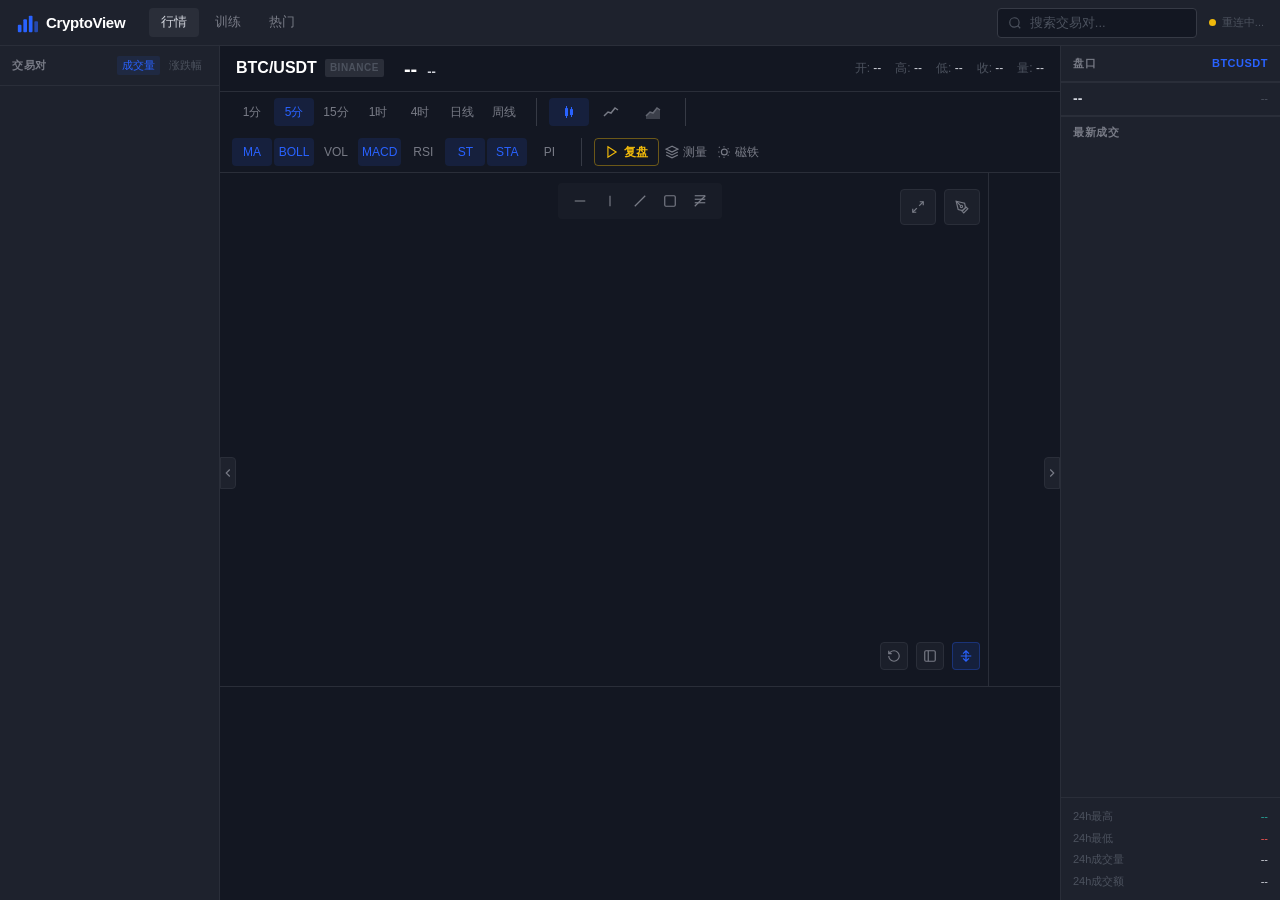
<file: index.html>
<!DOCTYPE html>
<html lang="zh-CN">

<head>
  <meta charset="UTF-8" />
  <meta name="viewport" content="width=device-width, initial-scale=1.0, viewport-fit=cover" />
  <title>CryptoView — 专业加密货币行情</title>
  <link rel="stylesheet" href="style.css" />
</head>

<body>
  <!-- ===== 顶部导航 ===== -->
  <header class="topbar">
    <div class="topbar-left">
      <div class="logo">
        <svg width="22" height="22" viewBox="0 0 24 24" fill="none">
          <rect x="2" y="14" width="4" height="8" rx="1" fill="#2962FF" />
          <rect x="8" y="8" width="4" height="14" rx="1" fill="#2962FF" />
          <rect x="14" y="4" width="4" height="18" rx="1" fill="#2962FF" />
          <rect x="20" y="10" width="4" height="12" rx="1" fill="#2962FF" opacity="0.6" />
        </svg>
        <span class="logo-text">CryptoView</span>
      </div>
      <nav class="top-nav">
        <a href="index.html" class="nav-item active">行情</a>
        <a href="training.html" class="nav-item">训练</a>
        <a href="#" class="nav-item">热门</a>
      </nav>
    </div>
    <div class="topbar-right">
      <div class="search-box">
        <svg class="search-icon" width="14" height="14" viewBox="0 0 24 24" fill="none" stroke="currentColor"
          stroke-width="2">
          <circle cx="11" cy="11" r="8" />
          <path d="m21 21-4.35-4.35" />
        </svg>
        <input id="searchInput" type="text" placeholder="搜索交易对..." autocomplete="off" />
        <div id="searchDropdown" class="search-dropdown hidden"></div>
      </div>
      <div class="connection-status" id="connStatus">
        <span class="dot"></span><span class="conn-label">连接中...</span>
      </div>
    </div>
  </header>

  <div class="app-layout">
    <!-- ===== 左侧交易对列表 ===== -->
    <aside class="sidebar">
      <div class="sidebar-header">
        <span>交易对</span>
        <div class="sort-btns">
          <button class="sort-btn active" data-sort="vol">成交量</button>
          <button class="sort-btn" data-sort="change">涨跌幅</button>
        </div>
      </div>
      <div class="ticker-list" id="tickerList">
        <div class="loading-skeleton">加载中...</div>
      </div>
    </aside>
    <button class="sidebar-toggle-btn" id="btnToggleSidebar" title="隐藏左侧交易对">
      <svg width="14" height="14" viewBox="0 0 24 24" fill="none" stroke="currentColor" stroke-width="2">
        <polyline points="15,18 9,12 15,6" />
      </svg>
    </button>

    <!-- ===== 主图表区域 ===== -->
    <main class="chart-main">
      <!-- 图表顶部信息栏 -->
      <div class="chart-header">
        <div class="symbol-info">
          <span class="symbol-name" id="symbolName">BTC/USDT</span>
          <span class="exchange-badge">BINANCE</span>
        </div>
        <div class="price-info">
          <span class="current-price" id="currentPrice">--</span>
          <span class="price-change" id="priceChange">--</span>
        </div>
        <div class="ohlcv-info" id="ohlcvInfo">
          <span>开: <b id="infoO">--</b></span>
          <span>高: <b id="infoH">--</b></span>
          <span>低: <b id="infoL">--</b></span>
          <span>收: <b id="infoC">--</b></span>
          <span>量: <b id="infoV">--</b></span>
        </div>
      </div>

      <!-- 工具栏 -->
      <div class="chart-toolbar">
        <!-- 时间周期 - 桌面端按钮组 -->
        <div class="interval-group desktop-only">
          <button class="interval-btn" data-interval="1m">1分</button>
          <button class="interval-btn active" data-interval="5m">5分</button>
          <button class="interval-btn" data-interval="15m">15分</button>
          <button class="interval-btn" data-interval="1h">1时</button>
          <button class="interval-btn" data-interval="4h">4时</button>
          <button class="interval-btn" data-interval="1d">日线</button>
          <button class="interval-btn" data-interval="1w">周线</button>
        </div>
        <!-- 时间周期 - 移动端下拉框 -->
        <div class="interval-group-mobile mobile-only">
          <select class="toolbar-select" id="mobileIntervalSelect">
            <option value="1m">1分</option>
            <option value="5m" selected>5分</option>
            <option value="15m">15分</option>
            <option value="1h">1时</option>
            <option value="4h">4时</option>
            <option value="1d">日线</option>
            <option value="1w">周线</option>
          </select>
        </div>
        <!-- 图表类型 - 桌面端按钮组 -->
        <div class="chart-type-group desktop-only">
          <button class="chart-type-btn active" data-type="candle" title="蜡烛图">
            <svg width="16" height="16" viewBox="0 0 16 16" fill="currentColor">
              <rect x="4" y="4" width="3" height="8" rx="0.5" />
              <rect x="5" y="2" width="1" height="2" />
              <rect x="5" y="12" width="1" height="2" />
              <rect x="9" y="5" width="3" height="6" rx="0.5" />
              <rect x="10" y="3" width="1" height="2" />
              <rect x="10" y="11" width="1" height="2" />
            </svg>
          </button>
          <button class="chart-type-btn" data-type="line" title="折线图">
            <svg width="16" height="16" viewBox="0 0 16 16" fill="none" stroke="currentColor" stroke-width="1.5">
              <polyline points="1,12 5,8 8,9 12,4 15,6" />
            </svg>
          </button>
          <button class="chart-type-btn" data-type="area" title="面积图">
            <svg width="16" height="16" viewBox="0 0 16 16" fill="currentColor" opacity="0.8">
              <path d="M1,12 L5,8 L8,9 L12,4 L15,6 L15,15 L1,15 Z" opacity="0.5" />
              <polyline points="1,12 5,8 8,9 12,4 15,6" fill="none" stroke="currentColor" stroke-width="1.5" />
            </svg>
          </button>
        </div>
        <!-- 图表类型 - 移动端下拉框 -->
        <div class="chart-type-group-mobile mobile-only">
          <select class="toolbar-select" id="mobileChartTypeSelect">
            <option value="candle" selected>蜡烛图</option>
            <option value="line">折线图</option>
            <option value="area">面积图</option>
          </select>
        </div>
        <!-- 技术指标 - 桌面端按钮组 -->
        <div class="indicator-group desktop-only">
          <button class="indicator-btn" id="toggleMA" data-active="true">MA</button>
          <button class="indicator-btn" id="toggleBB" data-active="true">BOLL</button>
          <button class="indicator-btn" id="toggleVOL" data-active="false">VOL</button>
          <button class="indicator-btn" id="toggleMACD" data-active="true">MACD</button>
          <button class="indicator-btn" id="toggleRSI" data-active="false">RSI</button>
          <button class="indicator-btn" id="toggleSuperTrend" data-active="true">ST</button>
          <button class="indicator-btn" id="toggleSuperTrendAvg" data-active="true">STA</button>
          <button class="indicator-btn" id="togglePiCycleBottom" data-active="false">PI</button>
        </div>
        <!-- 技术指标 - 移动端自定义下拉 -->
        <div class="indicator-group-mobile mobile-only">
          <div class="custom-select" id="mobileIndicatorDropdown">
            <div class="custom-select-trigger">指标 ▼</div>
            <div class="custom-select-options">
              <label class="custom-option"><input type="checkbox" value="MA" checked> MA</label>
              <label class="custom-option"><input type="checkbox" value="BB" checked> BOLL</label>
              <label class="custom-option"><input type="checkbox" value="VOL"> VOL</label>
              <label class="custom-option"><input type="checkbox" value="MACD" checked> MACD</label>
              <label class="custom-option"><input type="checkbox" value="RSI"> RSI</label>
              <label class="custom-option"><input type="checkbox" value="SuperTrend" checked> ST</label>
              <label class="custom-option"><input type="checkbox" value="SuperTrendAvg" checked> STA</label>
              <label class="custom-option"><input type="checkbox" value="PiCycleBottom"> PI</label>
            </div>
          </div>
        </div>
        <!-- 其他操作 -->
        <div class="toolbar-actions">
          <button class="action-btn review-entry-btn" id="btnReview" title="进入复盘训练模式">
            <svg width="14" height="14" viewBox="0 0 24 24" fill="none" stroke="currentColor" stroke-width="2">
              <polygon points="5,3 19,12 5,21" />
            </svg>
            <span>复盘</span>
          </button>
          <button class="action-btn" id="btnMeasure" title="测量工具">
            <svg width="14" height="14" viewBox="0 0 24 24" fill="none" stroke="currentColor" stroke-width="2">
              <path d="M12 2L2 7l10 5 10-5-10-5z" />
              <path d="M2 17l10 5 10-5" />
              <path d="M2 12l10 5 10-5" />
            </svg>
            <span>测量</span>
          </button>
          <button class="action-btn" id="btnMagnet" title="磁铁吸附">
            <svg width="14" height="14" viewBox="0 0 24 24" fill="none" stroke="currentColor" stroke-width="2">
              <path d="M17.5 12c0 3-2.5 5-5 5s-5-2-5-5 2.5-5 5-5 5 2 5 5z" />
              <path d="M12 2v2" />
              <path d="M12 20v2" />
              <path d="M2 12h2" />
              <path d="M20 12h2" />
              <path d="M18.364 5.636l1.414 1.414" />
              <path d="M18.364 18.364l1.414-1.414" />
              <path d="M3.232 3.232l1.414 1.414" />
              <path d="M3.232 20.768l1.414-1.414" />
            </svg>
            <span>磁铁</span>
          </button>
        </div>
      </div>

      <!-- 绘图管理面板 -->
      <div class="drawings-panel hidden" id="drawingsPanel">
        <div class="drawings-panel-header">
          <span>我的绘图</span>
          <button class="drawings-panel-close" id="btnCloseDrawingsPanel">×</button>
        </div>
        <div class="drawings-list" id="drawingsList"></div>
      </div>

      <!-- 复盘控制面板（默认隐藏） -->
      <div class="review-panel hidden" id="reviewPanel">
        <!-- 第一行：时间选择 + 加载 -->
        <div class="review-row">
          <span class="review-label">复盘起始</span>
          <input type="date" id="reviewDate" class="review-date-input" />
          <select id="reviewIntervalSelect" class="review-select">
            <option value="1m">1分</option>
            <option value="5m">5分</option>
            <option value="15m">15分</option>
            <option value="1h" selected>1小时</option>
            <option value="4h">4小时</option>
            <option value="1d">日线</option>
            <option value="1w">周线</option>
          </select>
          <button class="review-ctrl-btn primary" id="btnLoadReview">加载复盘</button>
          <button class="review-ctrl-btn" id="btnRandomTime">随机时间</button>
          <button class="review-ctrl-btn exit" id="btnExitReview">退出复盘</button>
        </div>
        <!-- 第二行：播放控制 + 进度 -->
        <div class="review-row" id="reviewControls" style="display:none">
          <div class="review-playbtns">
            <button class="review-ctrl-btn" id="btnPrev" title="上一根 (←)">◀</button>
            <button class="review-ctrl-btn play" id="btnPlayPause" title="播放/暂停 (空格)">▶ 播放</button>
            <button class="review-ctrl-btn" id="btnNext" title="下一根 (→ / 空格)">▶|</button>
          </div>
          <div class="review-speed-group">
            <span class="review-label">速度</span>
            <select id="reviewSpeed" class="review-select">
              <option value="0.5">0.5x</option>
              <option value="1" selected>1x</option>
              <option value="2">2x</option>
              <option value="5">5x</option>
              <option value="10">10x</option>
            </select>
          </div>
          <div class="review-progress-wrap">
            <div class="review-progress-track">
              <div class="review-progress-bar" id="reviewProgressBar" style="width:0%"></div>
            </div>
            <span class="review-progress-label" id="reviewProgressLabel">0 / 0</span>
          </div>
          <!-- 交易操作区 -->
          <div class="review-trade-btns">
            <button class="review-ctrl-btn long-btn" id="btnLong">▲ 做多</button>
            <button class="review-ctrl-btn short-btn" id="btnShort">▼ 做空</button>
            <button class="review-ctrl-btn close-pos-btn hidden" id="btnClosePos">✕ 平仓</button>
          </div>
        </div>
        <!-- 止盈止损设置弹层 -->
        <div class="tp-sl-overlay hidden" id="tpSlOverlay">
          <div class="tp-sl-box">
            <div class="tp-sl-title" id="tpSlTitle">开仓设置</div>
            <div class="tp-sl-row">
              <label>止盈价</label>
              <input type="number" id="inputTP" placeholder="可留空" step="any" />
            </div>
            <div class="tp-sl-row">
              <label>止损价</label>
              <input type="number" id="inputSL" placeholder="可留空" step="any" />
            </div>
            <div class="tp-sl-actions">
              <button class="review-ctrl-btn" id="btnConfirmOpen">确认开仓</button>
              <button class="review-ctrl-btn" id="btnCancelOpen">取消</button>
            </div>
          </div>
        </div>
      </div>

      <!-- K线主图 Canvas -->
      <div class="canvas-wrapper" id="canvasWrapper">
        <!-- 画图工具按钮组 -->
        <div class="draw-tools-group" id="drawToolsGroup">
          <button class="action-btn draw-tool-btn" data-tool="horizontal" title="水平线">
            <svg width="14" height="14" viewBox="0 0 24 24" fill="none" stroke="currentColor" stroke-width="2">
              <line x1="3" y1="12" x2="21" y2="12" />
            </svg>
          </button>
          <button class="action-btn draw-tool-btn" data-tool="vertical" title="垂直线">
            <svg width="14" height="14" viewBox="0 0 24 24" fill="none" stroke="currentColor" stroke-width="2">
              <line x1="12" y1="3" x2="12" y2="21" />
            </svg>
          </button>
          <button class="action-btn draw-tool-btn" data-tool="trendline" title="趋势线">
            <svg width="14" height="14" viewBox="0 0 24 24" fill="none" stroke="currentColor" stroke-width="2">
              <line x1="3" y1="21" x2="21" y2="3" />
            </svg>
          </button>
          <button class="action-btn draw-tool-btn" data-tool="rectangle" title="矩形">
            <svg width="14" height="14" viewBox="0 0 24 24" fill="none" stroke="currentColor" stroke-width="2">
              <rect x="3" y="3" width="18" height="18" rx="2" />
            </svg>
          </button>
          <button class="action-btn draw-tool-btn" data-tool="fibonacci" title="斐波那契回调">
            <svg width="14" height="14" viewBox="0 0 24 24" fill="none" stroke="currentColor" stroke-width="2">
              <path d="M3 21L21 3" />
              <line x1="3" y1="15" x2="21" y2="15" />
              <line x1="3" y1="9" x2="21" y2="9" />
              <line x1="3" y1="3" x2="21" y2="3" />
            </svg>
          </button>
        </div>
        <!-- 指标信息面板 -->
        <div class="indicator-panel" id="indicatorPanel">
          <div class="indicator-panel-header">
            <button class="indicator-panel-toggle" id="btnToggleIndicators" title="收起/展开指标">
              <svg width="12" height="12" viewBox="0 0 24 24" fill="none" stroke="currentColor" stroke-width="2">
                <polyline points="6 9 12 15 18 9"></polyline>
              </svg>
            </button>
          </div>
          <div class="indicator-panel-content">
            <!-- 指标信息将通过JS动态添加 -->
          </div>
        </div>
        <canvas id="mainChart"></canvas>
        <!-- 价格轴 -->
        <div class="price-axis" id="priceAxis"></div>
        <!-- crosshair 提示框 -->
        <div class="tooltip" id="tooltip"></div>
        <!-- 加载遮罩 -->
        <div class="chart-loading" id="chartLoading">
          <div class="spinner"></div>
          <span>加载行情数据...</span>
        </div>
        <!-- 右下角工具按钮 -->
        <div class="chart-bottom-buttons">
          <button class="action-btn" id="btnResetChart" title="重置图表">
            <svg width="14" height="14" viewBox="0 0 24 24" fill="none" stroke="currentColor" stroke-width="2">
              <path d="M3 12a9 9 0 1 0 9-9 9.75 9.75 0 0 0-6.74 2.74L3 8" />
              <path d="M3 3v5h5" />
            </svg>
          </button>
          <button class="action-btn" id="btnFocusMode" title="专注模式">
            <svg width="14" height="14" viewBox="0 0 24 24" fill="none" stroke="currentColor" stroke-width="2">
              <rect x="3" y="3" width="18" height="18" rx="2" ry="2" />
              <line x1="9" y1="3" x2="9" y2="21" />
            </svg>
          </button>
          <button class="action-btn active" id="btnAutoScaleY" title="Y轴自动缩放">
            <svg width="14" height="14" viewBox="0 0 24 24" fill="none" stroke="currentColor" stroke-width="2">
              <path d="M12 3v18M3 12h18M7 8l5-5 5 5M7 16l5 5 5-5" />
            </svg>
          </button>
        </div>
        <!-- 右上角主图展开/收起按钮 -->
        <div class="chart-top-buttons">
          <button class="action-btn" id="btnExpandChart" title="主图展开/收起">
            <svg width="14" height="14" viewBox="0 0 24 24" fill="none" stroke="currentColor" stroke-width="2">
              <polyline points="15 3 21 3 21 9" />
              <polyline points="9 21 3 21 3 15" />
              <line x1="21" y1="3" x2="14" y2="10" />
              <line x1="3" y1="21" x2="10" y2="14" />
            </svg>
          </button>
          <button class="action-btn" id="btnOpenDrawingsPanel" title="我的绘图">
            <svg width="14" height="14" viewBox="0 0 24 24" fill="none" stroke="currentColor" stroke-width="2">
              <path d="M12 19l7-7 3 3-7 7-3-3z" />
              <path d="M18 13l-1.5-7.5L2 2l3.5 14.5L13 18l5-5z" />
              <path d="M2 2l7.586 7.586" />
              <circle cx="11" cy="11" r="2" />
            </svg>
          </button>
        </div>
      </div>

      <!-- 成交量子图 -->
      <div class="sub-chart-wrapper hidden" id="volWrapper">
        <!-- 指标信息面板 -->
        <div class="indicator-panel sub-chart-indicator-panel" id="volIndicatorPanel">
          <div class="indicator-panel-content">
            <!-- 指标信息将通过JS动态添加 -->
          </div>
        </div>
        <canvas id="volChart"></canvas>
        <div class="sub-chart-resizer"></div>
      </div>

      <!-- MACD 子图 -->
      <div class="sub-chart-wrapper" id="macdWrapper">
        <!-- 指标信息面板 -->
        <div class="indicator-panel sub-chart-indicator-panel" id="macdIndicatorPanel">
          <div class="indicator-panel-content">
            <!-- 指标信息将通过JS动态添加 -->
          </div>
        </div>
        <canvas id="macdChart"></canvas>
        <div class="sub-chart-resizer"></div>
      </div>

      <!-- RSI 子图 -->
      <div class="sub-chart-wrapper hidden" id="rsiWrapper">
        <!-- 指标信息面板 -->
        <div class="indicator-panel sub-chart-indicator-panel" id="rsiIndicatorPanel">
          <div class="indicator-panel-content">
            <!-- 指标信息将通过JS动态添加 -->
          </div>
        </div>
        <canvas id="rsiChart"></canvas>
        <div class="sub-chart-resizer"></div>
      </div>

      <!-- 时间坐标轴 -->
      <div class="time-axis" id="timeAxis"></div>
    </main>


    <!-- ===== 右侧盘口信息 ===== -->
    <aside class="orderbook" id="orderbookAside">
      <div class="orderbook-header">
        <span>盘口</span>
        <span class="ob-symbol" id="obSymbol">BTCUSDT</span>
      </div>
      <div class="ob-asks" id="obAsks">
        <!-- 卖盘 -->
      </div>
      <div class="ob-spread" id="obSpread">
        <span id="obPrice">--</span>
        <span class="ob-spread-val" id="obSpreadVal">--</span>
      </div>
      <div class="ob-bids" id="obBids">
        <!-- 买盘 -->
      </div>

      <!-- 最新成交 -->
      <div class="trades-header">最新成交</div>
      <div class="trades-list" id="tradesList"></div>

      <!-- 24h 统计 -->
      <div class="stats-panel" id="statsPanel">
        <div class="stat-row"><span>24h最高</span><span id="stat24hH" class="up">--</span></div>
        <div class="stat-row"><span>24h最低</span><span id="stat24hL" class="dn">--</span></div>
        <div class="stat-row"><span>24h成交量</span><span id="stat24hV">--</span></div>
        <div class="stat-row"><span>24h成交额</span><span id="stat24hQ">--</span></div>
      </div>

      <!-- ===== 复盘统计面板（默认隐藏，进入复盘时显示）===== -->
      <div class="review-stats-panel hidden" id="reviewStatsPanel">
        <!-- 账户概览 -->
        <div class="rs-header">账户概览</div>
        <div class="rs-balance-row">
          <span>账户余额</span>
          <span class="rs-balance" id="rsBalance">10,000.00 USDT</span>
        </div>
        <div class="rs-balance-row">
          <span>浮动盈亏</span>
          <span id="rsFloatPnl" class="rs-float">-- USDT</span>
        </div>
        <!-- 当前持仓 -->
        <div class="rs-header" id="rsPositionHeader">当前持仓</div>
        <div class="rs-position" id="rsPosition">
          <div class="rs-no-pos">暂无持仓</div>
        </div>
        <!-- 复盘统计 -->
        <div class="rs-header">本次复盘统计</div>
        <div class="rs-stat-grid">
          <div class="rs-stat-item"><span>总交易</span><b id="rsTotalTrades">0</b></div>
          <div class="rs-stat-item"><span>胜率</span><b id="rsWinRate">--%</b></div>
          <div class="rs-stat-item"><span>盈利次</span><b id="rsWinCount" class="up">0</b></div>
          <div class="rs-stat-item"><span>亏损次</span><b id="rsLossCount" class="dn">0</b></div>
          <div class="rs-stat-item"><span>总收益率</span><b id="rsTotalReturn">--%</b></div>
          <div class="rs-stat-item"><span>最大回撤</span><b id="rsMaxDD" class="dn">--%</b></div>
        </div>
        <!-- 交易记录 -->
        <div class="rs-header">交易记录</div>
        <div class="rs-trades-list" id="rsTradesList">
          <div class="rs-no-trades">暂无交易记录</div>
        </div>
      </div>
    </aside>
    <button class="orderbook-toggle-btn" id="btnToggleOrderbook" title="隐藏右侧盘口">
      <svg width="14" height="14" viewBox="0 0 24 24" fill="none" stroke="currentColor" stroke-width="2">
        <polyline points="9,18 15,12 9,6" />
      </svg>
    </button>
  </div>

  <!-- 超级趋势参数设置弹窗 -->
  <div id="superTrendModal" class="modal hidden">
    <div class="modal-content" style="max-width: 320px;">
      <div class="modal-header">
        <h3>超级趋势参数设置</h3>
        <button class="modal-close" id="closeSuperTrendModal">&times;</button>
      </div>
      <div class="modal-body">
        <div class="form-group">
          <label>ATR 周期</label>
          <input type="number" id="stPeriod" value="10" min="1" max="50" />
        </div>
        <div class="form-group">
          <label>倍数</label>
          <input type="number" id="stMultiplier" value="3" min="0.1" max="10" step="0.1" />
        </div>
      </div>
      <div class="modal-footer">
        <button class="btn-secondary" id="cancelSuperTrendSettings">取消</button>
        <button class="btn-primary" id="saveSuperTrendSettings">确定</button>
      </div>
    </div>
  </div>

  <!-- MACD参数设置弹窗 -->
  <div id="macdModal" class="modal hidden">
    <div class="modal-content" style="max-width: 320px;">
      <div class="modal-header">
        <h3>MACD参数设置</h3>
        <button class="modal-close" id="closeMacdModal">&times;</button>
      </div>
      <div class="modal-body">
        <div class="form-group">
          <label>快线周期</label>
          <input type="number" id="macdFast" value="12" min="1" max="50" />
        </div>
        <div class="form-group">
          <label>慢线周期</label>
          <input type="number" id="macdSlow" value="26" min="1" max="100" />
        </div>
        <div class="form-group">
          <label>信号周期</label>
          <input type="number" id="macdSignal" value="9" min="1" max="50" />
        </div>
      </div>
      <div class="modal-footer">
        <button class="btn-secondary" id="cancelMacdSettings">取消</button>
        <button class="btn-primary" id="saveMacdSettings">确定</button>
      </div>
    </div>
  </div>

  <!-- MA参数设置弹窗 -->
  <div id="maModal" class="modal hidden">
    <div class="modal-content" style="max-width: 400px;">
      <div class="modal-header">
        <h3>MA参数设置</h3>
        <button class="modal-close" id="closeMaModal">&times;</button>
      </div>
      <div class="modal-body">
        <div class="ma-setting-item">
          <div class="form-group">
            <div style="display: flex; align-items: center; justify-content: space-between;">
              <label>MA1</label>
              <input type="checkbox" id="ma1Visible" checked />
            </div>
            <div style="display: flex; gap: 8px; margin-top: 4px;">
              <input type="number" id="ma1Period" value="7" min="1" max="200" style="flex: 1;" />
              <input type="color" id="ma1Color" value="#f0b90b" style="width: 60px; height: 32px; padding: 0;" />
            </div>
          </div>
        </div>
        <div class="ma-setting-item">
          <div class="form-group">
            <div style="display: flex; align-items: center; justify-content: space-between;">
              <label>MA2</label>
              <input type="checkbox" id="ma2Visible" checked />
            </div>
            <div style="display: flex; gap: 8px; margin-top: 4px;">
              <input type="number" id="ma2Period" value="25" min="1" max="200" style="flex: 1;" />
              <input type="color" id="ma2Color" value="#ff6b9d" style="width: 60px; height: 32px; padding: 0;" />
            </div>
          </div>
        </div>
        <div class="ma-setting-item">
          <div class="form-group">
            <div style="display: flex; align-items: center; justify-content: space-between;">
              <label>MA3</label>
              <input type="checkbox" id="ma3Visible" checked />
            </div>
            <div style="display: flex; gap: 8px; margin-top: 4px;">
              <input type="number" id="ma3Period" value="99" min="1" max="200" style="flex: 1;" />
              <input type="color" id="ma3Color" value="#7b61ff" style="width: 60px; height: 32px; padding: 0;" />
            </div>
          </div>
        </div>
        <div class="ma-setting-item">
          <div class="form-group">
            <div style="display: flex; align-items: center; justify-content: space-between;">
              <label>MA4</label>
              <input type="checkbox" id="ma4Visible" />
            </div>
            <div style="display: flex; gap: 8px; margin-top: 4px;">
              <input type="number" id="ma4Period" value="200" min="1" max="200" style="flex: 1;" />
              <input type="color" id="ma4Color" value="#2962ff" style="width: 60px; height: 32px; padding: 0;" />
            </div>
          </div>
        </div>
        <div class="form-group" style="margin-top: 16px; padding-top: 16px; border-top: 1px solid var(--border);">
          <div style="display: flex; align-items: center; justify-content: space-between;">
            <label style="font-weight: 500;">显示MA提示</label>
            <input type="checkbox" id="maTipsVisible" checked />
          </div>
          <div style="margin-top: 4px; font-size: 11px; color: var(--text-secondary);">
            显示K线上穿MA25和MA金叉的提示标记
          </div>
        </div>
      </div>
      <div class="modal-footer">
        <button class="btn-secondary" id="cancelMaSettings">取消</button>
        <button class="btn-primary" id="saveMaSettings">确定</button>
      </div>
    </div>
  </div>

  <!-- BOLL参数设置弹窗 -->
  <div id="bollModal" class="modal hidden">
    <div class="modal-content" style="max-width: 320px;">
      <div class="modal-header">
        <h3>BOLL参数设置</h3>
        <button class="modal-close" id="closeBollModal">&times;</button>
      </div>
      <div class="modal-body">
        <div class="form-group">
          <label>周期</label>
          <input type="number" id="bollPeriod" value="55" min="1" max="100" />
        </div>
        <div class="form-group">
          <label>倍数</label>
          <input type="number" id="bollMult" value="2" min="0.1" max="5" step="0.1" />
        </div>
        <div class="form-group">
          <label>上轨颜色</label>
          <input type="color" id="bollColorUpper" value="#ffc107" style="width: 60px; height: 32px; padding: 0;" />
        </div>
        <div class="form-group">
          <label>中轨颜色</label>
          <input type="color" id="bollColorMiddle" value="#ffc107" style="width: 60px; height: 32px; padding: 0;" />
        </div>
        <div class="form-group">
          <label>下轨颜色</label>
          <input type="color" id="bollColorLower" value="#ffc107" style="width: 60px; height: 32px; padding: 0;" />
        </div>
        <div class="form-group">
          <label>背景颜色</label>
          <input type="color" id="bollColorBackground" value="#ffc107" style="width: 60px; height: 32px; padding: 0;" />
          <input type="number" id="bollColorOpacity" value="0.05" min="0" max="1" step="0.01"
            style="flex: 1; margin-left: 8px;" />
          <span style="margin-left: 8px; font-size: 12px; color: var(--text-secondary);">透明度</span>
        </div>
        <div class="form-group">
          <div style="display: flex; align-items: center; justify-content: space-between;">
            <label style="font-weight: 500;">显示背景</label>
            <input type="checkbox" id="bollShowBackground" checked />
          </div>
          <div style="margin-top: 4px; font-size: 11px; color: var(--text-secondary);">
            显示BOLL通道背景
          </div>
        </div>
      </div>
      <div class="modal-footer">
        <button class="btn-secondary" id="cancelBollSettings">取消</button>
        <button class="btn-primary" id="saveBollSettings">确定</button>
      </div>
    </div>
  </div>

  <!-- RSI参数设置弹窗 -->
  <div id="rsiModal" class="modal hidden">
    <div class="modal-content" style="max-width: 320px;">
      <div class="modal-header">
        <h3>RSI参数设置</h3>
        <button class="modal-close" id="closeRsiModal">&times;</button>
      </div>
      <div class="modal-body">
        <div class="form-group">
          <label>周期</label>
          <input type="number" id="rsiPeriod" value="14" min="1" max="50" />
        </div>
      </div>
      <div class="modal-footer">
        <button class="btn-secondary" id="cancelRsiSettings">取消</button>
        <button class="btn-primary" id="saveRsiSettings">确定</button>
      </div>
    </div>
  </div>

  <!-- Volume参数设置弹窗 -->
  <div id="volumeModal" class="modal hidden">
    <div class="modal-content" style="max-width: 320px;">
      <div class="modal-header">
        <h3>Volume参数设置</h3>
        <button class="modal-close" id="closeVolumeModal">&times;</button>
      </div>
      <div class="modal-body">
        <div class="form-group">
          <label>显示方式</label>
          <select id="volumeType" class="toolbar-select">
            <option value="bar" selected>柱状图</option>
            <option value="line">折线图</option>
          </select>
        </div>
      </div>
      <div class="modal-footer">
        <button class="btn-secondary" id="cancelVolumeSettings">取消</button>
        <button class="btn-primary" id="saveVolumeSettings">确定</button>
      </div>
    </div>
  </div>

  <script src="app.js"></script>
</body>

</html>
</file>
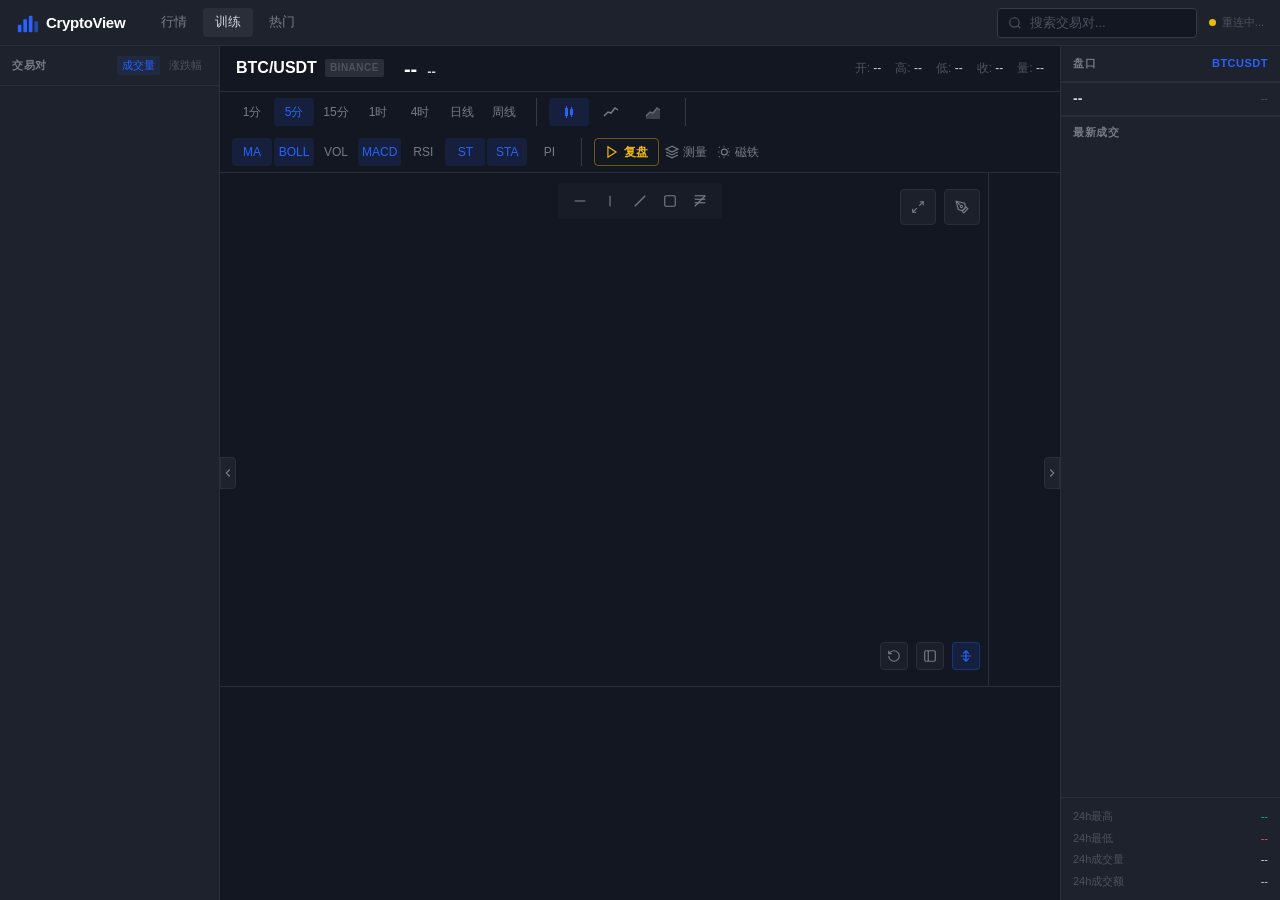
<file: training.html>
<!DOCTYPE html>
<html lang="zh-CN">

<head>
  <meta charset="UTF-8" />
  <meta name="viewport" content="width=device-width, initial-scale=1.0, viewport-fit=cover" />
  <title>CryptoView — 专业加密货币行情</title>
  <link rel="stylesheet" href="style.css" />
</head>

<body>
  <!-- ===== 顶部导航 ===== -->
  <header class="topbar">
    <div class="topbar-left">
      <div class="logo">
        <svg width="22" height="22" viewBox="0 0 24 24" fill="none">
          <rect x="2" y="14" width="4" height="8" rx="1" fill="#2962FF" />
          <rect x="8" y="8" width="4" height="14" rx="1" fill="#2962FF" />
          <rect x="14" y="4" width="4" height="18" rx="1" fill="#2962FF" />
          <rect x="20" y="10" width="4" height="12" rx="1" fill="#2962FF" opacity="0.6" />
        </svg>
        <span class="logo-text">CryptoView</span>
      </div>
      <nav class="top-nav">
        <a href="index.html" class="nav-item">行情</a>
        <a href="training.html" class="nav-item active">训练</a>
        <a href="#" class="nav-item">热门</a>
      </nav>
    </div>
    <div class="topbar-right">
      <div class="search-box">
        <svg class="search-icon" width="14" height="14" viewBox="0 0 24 24" fill="none" stroke="currentColor"
          stroke-width="2">
          <circle cx="11" cy="11" r="8" />
          <path d="m21 21-4.35-4.35" />
        </svg>
        <input id="searchInput" type="text" placeholder="搜索交易对..." autocomplete="off" />
        <div id="searchDropdown" class="search-dropdown hidden"></div>
      </div>
      <div class="connection-status" id="connStatus">
        <span class="dot"></span><span class="conn-label">连接中...</span>
      </div>
    </div>
  </header>

  <div class="app-layout">
    <!-- ===== 左侧交易对列表 ===== -->
    <aside class="sidebar">
      <div class="sidebar-header">
        <span>交易对</span>
        <div class="sort-btns">
          <button class="sort-btn active" data-sort="vol">成交量</button>
          <button class="sort-btn" data-sort="change">涨跌幅</button>
        </div>
      </div>
      <div class="ticker-list" id="tickerList">
        <div class="loading-skeleton">加载中...</div>
      </div>
    </aside>
    <button class="sidebar-toggle-btn" id="btnToggleSidebar" title="隐藏左侧交易对">
      <svg width="14" height="14" viewBox="0 0 24 24" fill="none" stroke="currentColor" stroke-width="2">
        <polyline points="15,18 9,12 15,6" />
      </svg>
    </button>

    <!-- ===== 主图表区域 ===== -->
    <main class="chart-main">
      <!-- 图表顶部信息栏 -->
      <div class="chart-header">
        <div class="symbol-info">
          <span class="symbol-name" id="symbolName">BTC/USDT</span>
          <span class="exchange-badge">BINANCE</span>
        </div>
        <div class="price-info">
          <span class="current-price" id="currentPrice">--</span>
          <span class="price-change" id="priceChange">--</span>
        </div>
        <div class="ohlcv-info" id="ohlcvInfo">
          <span>开: <b id="infoO">--</b></span>
          <span>高: <b id="infoH">--</b></span>
          <span>低: <b id="infoL">--</b></span>
          <span>收: <b id="infoC">--</b></span>
          <span>量: <b id="infoV">--</b></span>
        </div>
      </div>

      <!-- 工具栏 -->
      <div class="chart-toolbar">
        <!-- 时间周期 - 桌面端按钮组 -->
        <div class="interval-group desktop-only">
          <button class="interval-btn" data-interval="1m">1分</button>
          <button class="interval-btn active" data-interval="5m">5分</button>
          <button class="interval-btn" data-interval="15m">15分</button>
          <button class="interval-btn" data-interval="1h">1时</button>
          <button class="interval-btn" data-interval="4h">4时</button>
          <button class="interval-btn" data-interval="1d">日线</button>
          <button class="interval-btn" data-interval="1w">周线</button>
        </div>
        <!-- 时间周期 - 移动端下拉框 -->
        <div class="interval-group-mobile mobile-only">
          <select class="toolbar-select" id="mobileIntervalSelect">
            <option value="1m">1分</option>
            <option value="5m" selected>5分</option>
            <option value="15m">15分</option>
            <option value="1h">1时</option>
            <option value="4h">4时</option>
            <option value="1d">日线</option>
            <option value="1w">周线</option>
          </select>
        </div>
        <!-- 图表类型 - 桌面端按钮组 -->
        <div class="chart-type-group desktop-only">
          <button class="chart-type-btn active" data-type="candle" title="蜡烛图">
            <svg width="16" height="16" viewBox="0 0 16 16" fill="currentColor">
              <rect x="4" y="4" width="3" height="8" rx="0.5" />
              <rect x="5" y="2" width="1" height="2" />
              <rect x="5" y="12" width="1" height="2" />
              <rect x="9" y="5" width="3" height="6" rx="0.5" />
              <rect x="10" y="3" width="1" height="2" />
              <rect x="10" y="11" width="1" height="2" />
            </svg>
          </button>
          <button class="chart-type-btn" data-type="line" title="折线图">
            <svg width="16" height="16" viewBox="0 0 16 16" fill="none" stroke="currentColor" stroke-width="1.5">
              <polyline points="1,12 5,8 8,9 12,4 15,6" />
            </svg>
          </button>
          <button class="chart-type-btn" data-type="area" title="面积图">
            <svg width="16" height="16" viewBox="0 0 16 16" fill="currentColor" opacity="0.8">
              <path d="M1,12 L5,8 L8,9 L12,4 L15,6 L15,15 L1,15 Z" opacity="0.5" />
              <polyline points="1,12 5,8 8,9 12,4 15,6" fill="none" stroke="currentColor" stroke-width="1.5" />
            </svg>
          </button>
        </div>
        <!-- 图表类型 - 移动端下拉框 -->
        <div class="chart-type-group-mobile mobile-only">
          <select class="toolbar-select" id="mobileChartTypeSelect">
            <option value="candle" selected>蜡烛图</option>
            <option value="line">折线图</option>
            <option value="area">面积图</option>
          </select>
        </div>
        <!-- 技术指标 - 桌面端按钮组 -->
        <div class="indicator-group desktop-only">
          <button class="indicator-btn" id="toggleMA" data-active="true">MA</button>
          <button class="indicator-btn" id="toggleBB" data-active="true">BOLL</button>
          <button class="indicator-btn" id="toggleVOL" data-active="false">VOL</button>
          <button class="indicator-btn" id="toggleMACD" data-active="true">MACD</button>
          <button class="indicator-btn" id="toggleRSI" data-active="false">RSI</button>
          <button class="indicator-btn" id="toggleSuperTrend" data-active="true">ST</button>
          <button class="indicator-btn" id="toggleSuperTrendAvg" data-active="true">STA</button>
          <button class="indicator-btn" id="togglePiCycleBottom" data-active="false">PI</button>
        </div>
        <!-- 技术指标 - 移动端自定义下拉 -->
        <div class="indicator-group-mobile mobile-only">
          <div class="custom-select" id="mobileIndicatorDropdown">
            <div class="custom-select-trigger">指标 ▼</div>
            <div class="custom-select-options">
              <label class="custom-option"><input type="checkbox" value="MA" checked> MA</label>
              <label class="custom-option"><input type="checkbox" value="BB" checked> BOLL</label>
              <label class="custom-option"><input type="checkbox" value="VOL"> VOL</label>
              <label class="custom-option"><input type="checkbox" value="MACD" checked> MACD</label>
              <label class="custom-option"><input type="checkbox" value="RSI"> RSI</label>
              <label class="custom-option"><input type="checkbox" value="SuperTrend" checked> ST</label>
              <label class="custom-option"><input type="checkbox" value="SuperTrendAvg" checked> STA</label>
              <label class="custom-option"><input type="checkbox" value="PiCycleBottom"> PI</label>
            </div>
          </div>
        </div>
        <!-- 其他操作 -->
        <div class="toolbar-actions">
          <button class="action-btn review-entry-btn" id="btnReview" title="进入复盘训练模式">
            <svg width="14" height="14" viewBox="0 0 24 24" fill="none" stroke="currentColor" stroke-width="2">
              <polygon points="5,3 19,12 5,21" />
            </svg>
            <span>复盘</span>
          </button>
          <button class="action-btn" id="btnMeasure" title="测量工具">
            <svg width="14" height="14" viewBox="0 0 24 24" fill="none" stroke="currentColor" stroke-width="2">
              <path d="M12 2L2 7l10 5 10-5-10-5z" />
              <path d="M2 17l10 5 10-5" />
              <path d="M2 12l10 5 10-5" />
            </svg>
            <span>测量</span>
          </button>
          <button class="action-btn" id="btnMagnet" title="磁铁吸附">
            <svg width="14" height="14" viewBox="0 0 24 24" fill="none" stroke="currentColor" stroke-width="2">
              <path d="M17.5 12c0 3-2.5 5-5 5s-5-2-5-5 2.5-5 5-5 5 2 5 5z" />
              <path d="M12 2v2" />
              <path d="M12 20v2" />
              <path d="M2 12h2" />
              <path d="M20 12h2" />
              <path d="M18.364 5.636l1.414 1.414" />
              <path d="M18.364 18.364l1.414-1.414" />
              <path d="M3.232 3.232l1.414 1.414" />
              <path d="M3.232 20.768l1.414-1.414" />
            </svg>
            <span>磁铁</span>
          </button>
        </div>
      </div>

      <!-- 绘图管理面板 -->
      <div class="drawings-panel hidden" id="drawingsPanel">
        <div class="drawings-panel-header">
          <span>我的绘图</span>
          <button class="drawings-panel-close" id="btnCloseDrawingsPanel">×</button>
        </div>
        <div class="drawings-list" id="drawingsList"></div>
      </div>

      <!-- 复盘控制面板（默认隐藏） -->
      <div class="review-panel hidden" id="reviewPanel">
        <!-- 第一行：时间选择 + 加载 -->
        <div class="review-row">
          <span class="review-label">复盘起始</span>
          <input type="date" id="reviewDate" class="review-date-input" />
          <select id="reviewIntervalSelect" class="review-select">
            <option value="1m">1分</option>
            <option value="5m">5分</option>
            <option value="15m">15分</option>
            <option value="1h" selected>1小时</option>
            <option value="4h">4小时</option>
            <option value="1d">日线</option>
            <option value="1w">周线</option>
          </select>
          <button class="review-ctrl-btn primary" id="btnLoadReview">加载复盘</button>
          <button class="review-ctrl-btn" id="btnRandomSymbol">随机交易对</button>
          <button class="review-ctrl-btn" id="btnRandomTime">随机时间</button>
          <button class="review-ctrl-btn exit" id="btnExitReview">退出复盘</button>
        </div>
        <!-- 第二行：播放控制 + 进度 -->
        <div class="review-row" id="reviewControls" style="display:none">
          <div class="review-playbtns">
            <button class="review-ctrl-btn" id="btnPrev" title="上一根 (←)">◀</button>
            <button class="review-ctrl-btn play" id="btnPlayPause" title="播放/暂停 (空格)">▶ 播放</button>
            <button class="review-ctrl-btn" id="btnNext" title="下一根 (→ / 空格)">▶|</button>
          </div>
          <div class="review-speed-group">
            <span class="review-label">速度</span>
            <select id="reviewSpeed" class="review-select">
              <option value="0.5">0.5x</option>
              <option value="1" selected>1x</option>
              <option value="2">2x</option>
              <option value="5">5x</option>
              <option value="10">10x</option>
            </select>
          </div>
          <div class="review-progress-wrap">
            <div class="review-progress-track">
              <div class="review-progress-bar" id="reviewProgressBar" style="width:0%"></div>
            </div>
            <span class="review-progress-label" id="reviewProgressLabel">0 / 0</span>
          </div>
          <!-- 交易操作区 -->
          <div class="review-trade-btns">
            <button class="review-ctrl-btn long-btn" id="btnLong">▲ 做多</button>
            <button class="review-ctrl-btn short-btn" id="btnShort">▼ 做空</button>
            <button class="review-ctrl-btn close-pos-btn hidden" id="btnClosePos">✕ 平仓</button>
          </div>
        </div>
        <!-- 止盈止损设置弹层 -->
        <div class="tp-sl-overlay hidden" id="tpSlOverlay">
          <div class="tp-sl-box">
            <div class="tp-sl-title" id="tpSlTitle">开仓设置</div>
            <div class="tp-sl-row">
              <label>止盈价</label>
              <input type="number" id="inputTP" placeholder="可留空" step="any" />
            </div>
            <div class="tp-sl-row">
              <label>止损价</label>
              <input type="number" id="inputSL" placeholder="可留空" step="any" />
            </div>
            <div class="tp-sl-actions">
              <button class="review-ctrl-btn" id="btnConfirmOpen">确认开仓</button>
              <button class="review-ctrl-btn" id="btnCancelOpen">取消</button>
            </div>
          </div>
        </div>
      </div>

      <!-- K线主图 Canvas -->
      <div class="canvas-wrapper" id="canvasWrapper">
        <!-- 画图工具按钮组 -->
        <div class="draw-tools-group" id="drawToolsGroup">
          <button class="action-btn draw-tool-btn" data-tool="horizontal" title="水平线">
            <svg width="14" height="14" viewBox="0 0 24 24" fill="none" stroke="currentColor" stroke-width="2">
              <line x1="3" y1="12" x2="21" y2="12" />
            </svg>
          </button>
          <button class="action-btn draw-tool-btn" data-tool="vertical" title="垂直线">
            <svg width="14" height="14" viewBox="0 0 24 24" fill="none" stroke="currentColor" stroke-width="2">
              <line x1="12" y1="3" x2="12" y2="21" />
            </svg>
          </button>
          <button class="action-btn draw-tool-btn" data-tool="trendline" title="趋势线">
            <svg width="14" height="14" viewBox="0 0 24 24" fill="none" stroke="currentColor" stroke-width="2">
              <line x1="3" y1="21" x2="21" y2="3" />
            </svg>
          </button>
          <button class="action-btn draw-tool-btn" data-tool="rectangle" title="矩形">
            <svg width="14" height="14" viewBox="0 0 24 24" fill="none" stroke="currentColor" stroke-width="2">
              <rect x="3" y="3" width="18" height="18" rx="2" />
            </svg>
          </button>
          <button class="action-btn draw-tool-btn" data-tool="fibonacci" title="斐波那契回调">
            <svg width="14" height="14" viewBox="0 0 24 24" fill="none" stroke="currentColor" stroke-width="2">
              <path d="M3 21L21 3" />
              <line x1="3" y1="15" x2="21" y2="15" />
              <line x1="3" y1="9" x2="21" y2="9" />
              <line x1="3" y1="3" x2="21" y2="3" />
            </svg>
          </button>
        </div>
        <!-- 指标信息面板 -->
        <div class="indicator-panel" id="indicatorPanel">
          <div class="indicator-panel-header">
            <button class="indicator-panel-toggle" id="btnToggleIndicators" title="收起/展开指标">
              <svg width="12" height="12" viewBox="0 0 24 24" fill="none" stroke="currentColor" stroke-width="2">
                <polyline points="6 9 12 15 18 9"></polyline>
              </svg>
            </button>
          </div>
          <div class="indicator-panel-content">
            <!-- 指标信息将通过JS动态添加 -->
          </div>
        </div>
        <canvas id="mainChart"></canvas>
        <!-- 价格轴 -->
        <div class="price-axis" id="priceAxis"></div>
        <!-- crosshair 提示框 -->
        <div class="tooltip" id="tooltip"></div>
        <!-- 加载遮罩 -->
        <div class="chart-loading" id="chartLoading">
          <div class="spinner"></div>
          <span>加载行情数据...</span>
        </div>
        <!-- 右下角工具按钮 -->
        <div class="chart-bottom-buttons">
          <button class="action-btn" id="btnResetChart" title="重置图表">
            <svg width="14" height="14" viewBox="0 0 24 24" fill="none" stroke="currentColor" stroke-width="2">
              <path d="M3 12a9 9 0 1 0 9-9 9.75 9.75 0 0 0-6.74 2.74L3 8" />
              <path d="M3 3v5h5" />
            </svg>
          </button>
          <button class="action-btn" id="btnFocusMode" title="专注模式">
            <svg width="14" height="14" viewBox="0 0 24 24" fill="none" stroke="currentColor" stroke-width="2">
              <rect x="3" y="3" width="18" height="18" rx="2" ry="2" />
              <line x1="9" y1="3" x2="9" y2="21" />
            </svg>
          </button>
          <button class="action-btn active" id="btnAutoScaleY" title="Y轴自动缩放">
            <svg width="14" height="14" viewBox="0 0 24 24" fill="none" stroke="currentColor" stroke-width="2">
              <path d="M12 3v18M3 12h18M7 8l5-5 5 5M7 16l5 5 5-5" />
            </svg>
          </button>
        </div>
        <!-- 右上角主图展开/收起按钮 -->
        <div class="chart-top-buttons">
          <button class="action-btn" id="btnExpandChart" title="主图展开/收起">
            <svg width="14" height="14" viewBox="0 0 24 24" fill="none" stroke="currentColor" stroke-width="2">
              <polyline points="15 3 21 3 21 9" />
              <polyline points="9 21 3 21 3 15" />
              <line x1="21" y1="3" x2="14" y2="10" />
              <line x1="3" y1="21" x2="10" y2="14" />
            </svg>
          </button>
          <button class="action-btn" id="btnOpenDrawingsPanel" title="我的绘图">
            <svg width="14" height="14" viewBox="0 0 24 24" fill="none" stroke="currentColor" stroke-width="2">
              <path d="M12 19l7-7 3 3-7 7-3-3z" />
              <path d="M18 13l-1.5-7.5L2 2l3.5 14.5L13 18l5-5z" />
              <path d="M2 2l7.586 7.586" />
              <circle cx="11" cy="11" r="2" />
            </svg>
          </button>
        </div>
      </div>

      <!-- 成交量子图 -->
      <div class="sub-chart-wrapper hidden" id="volWrapper">
        <!-- 指标信息面板 -->
        <div class="indicator-panel sub-chart-indicator-panel" id="volIndicatorPanel">
          <div class="indicator-panel-content">
            <!-- 指标信息将通过JS动态添加 -->
          </div>
        </div>
        <canvas id="volChart"></canvas>
        <div class="sub-chart-resizer"></div>
      </div>

      <!-- MACD 子图 -->
      <div class="sub-chart-wrapper" id="macdWrapper">
        <!-- 指标信息面板 -->
        <div class="indicator-panel sub-chart-indicator-panel" id="macdIndicatorPanel">
          <div class="indicator-panel-content">
            <!-- 指标信息将通过JS动态添加 -->
          </div>
        </div>
        <canvas id="macdChart"></canvas>
        <div class="sub-chart-resizer"></div>
      </div>

      <!-- RSI 子图 -->
      <div class="sub-chart-wrapper hidden" id="rsiWrapper">
        <!-- 指标信息面板 -->
        <div class="indicator-panel sub-chart-indicator-panel" id="rsiIndicatorPanel">
          <div class="indicator-panel-content">
            <!-- 指标信息将通过JS动态添加 -->
          </div>
        </div>
        <canvas id="rsiChart"></canvas>
        <div class="sub-chart-resizer"></div>
      </div>

      <!-- 时间坐标轴 -->
      <div class="time-axis" id="timeAxis"></div>
    </main>


    <!-- ===== 右侧盘口信息 ===== -->
    <aside class="orderbook" id="orderbookAside">
      <div class="orderbook-header">
        <span>盘口</span>
        <span class="ob-symbol" id="obSymbol">BTCUSDT</span>
      </div>
      <div class="ob-asks" id="obAsks">
        <!-- 卖盘 -->
      </div>
      <div class="ob-spread" id="obSpread">
        <span id="obPrice">--</span>
        <span class="ob-spread-val" id="obSpreadVal">--</span>
      </div>
      <div class="ob-bids" id="obBids">
        <!-- 买盘 -->
      </div>

      <!-- 最新成交 -->
      <div class="trades-header">最新成交</div>
      <div class="trades-list" id="tradesList"></div>

      <!-- 24h 统计 -->
      <div class="stats-panel" id="statsPanel">
        <div class="stat-row"><span>24h最高</span><span id="stat24hH" class="up">--</span></div>
        <div class="stat-row"><span>24h最低</span><span id="stat24hL" class="dn">--</span></div>
        <div class="stat-row"><span>24h成交量</span><span id="stat24hV">--</span></div>
        <div class="stat-row"><span>24h成交额</span><span id="stat24hQ">--</span></div>
      </div>

      <!-- ===== 复盘统计面板（默认隐藏，进入复盘时显示）===== -->
      <div class="review-stats-panel hidden" id="reviewStatsPanel">
        <!-- 账户概览 -->
        <div class="rs-header">账户概览</div>
        <div class="rs-balance-row">
          <span>账户余额</span>
          <span class="rs-balance" id="rsBalance">10,000.00 USDT</span>
        </div>
        <div class="rs-balance-row">
          <span>浮动盈亏</span>
          <span id="rsFloatPnl" class="rs-float">-- USDT</span>
        </div>
        <!-- 当前持仓 -->
        <div class="rs-header" id="rsPositionHeader">当前持仓</div>
        <div class="rs-position" id="rsPosition">
          <div class="rs-no-pos">暂无持仓</div>
        </div>
        <!-- 复盘统计 -->
        <div class="rs-header">本次复盘统计</div>
        <div class="rs-stat-grid">
          <div class="rs-stat-item"><span>总交易</span><b id="rsTotalTrades">0</b></div>
          <div class="rs-stat-item"><span>胜率</span><b id="rsWinRate">--%</b></div>
          <div class="rs-stat-item"><span>盈利次</span><b id="rsWinCount" class="up">0</b></div>
          <div class="rs-stat-item"><span>亏损次</span><b id="rsLossCount" class="dn">0</b></div>
          <div class="rs-stat-item"><span>总收益率</span><b id="rsTotalReturn">--%</b></div>
          <div class="rs-stat-item"><span>最大回撤</span><b id="rsMaxDD" class="dn">--%</b></div>
        </div>
        <!-- 交易记录 -->
        <div class="rs-header">交易记录</div>
        <div class="rs-trades-list" id="rsTradesList">
          <div class="rs-no-trades">暂无交易记录</div>
        </div>
      </div>
    </aside>
    <button class="orderbook-toggle-btn" id="btnToggleOrderbook" title="隐藏右侧盘口">
      <svg width="14" height="14" viewBox="0 0 24 24" fill="none" stroke="currentColor" stroke-width="2">
        <polyline points="9,18 15,12 9,6" />
      </svg>
    </button>
  </div>

  <!-- 超级趋势参数设置弹窗 -->
  <div id="superTrendModal" class="modal hidden">
    <div class="modal-content" style="max-width: 320px;">
      <div class="modal-header">
        <h3>超级趋势参数设置</h3>
        <button class="modal-close" id="closeSuperTrendModal">&times;</button>
      </div>
      <div class="modal-body">
        <div class="form-group">
          <label>ATR 周期</label>
          <input type="number" id="stPeriod" value="10" min="1" max="50" />
        </div>
        <div class="form-group">
          <label>倍数</label>
          <input type="number" id="stMultiplier" value="3" min="0.1" max="10" step="0.1" />
        </div>
      </div>
      <div class="modal-footer">
        <button class="btn-secondary" id="cancelSuperTrendSettings">取消</button>
        <button class="btn-primary" id="saveSuperTrendSettings">确定</button>
      </div>
    </div>
  </div>

  <!-- MACD参数设置弹窗 -->
  <div id="macdModal" class="modal hidden">
    <div class="modal-content" style="max-width: 320px;">
      <div class="modal-header">
        <h3>MACD参数设置</h3>
        <button class="modal-close" id="closeMacdModal">&times;</button>
      </div>
      <div class="modal-body">
        <div class="form-group">
          <label>快线周期</label>
          <input type="number" id="macdFast" value="12" min="1" max="50" />
        </div>
        <div class="form-group">
          <label>慢线周期</label>
          <input type="number" id="macdSlow" value="26" min="1" max="100" />
        </div>
        <div class="form-group">
          <label>信号周期</label>
          <input type="number" id="macdSignal" value="9" min="1" max="50" />
        </div>
      </div>
      <div class="modal-footer">
        <button class="btn-secondary" id="cancelMacdSettings">取消</button>
        <button class="btn-primary" id="saveMacdSettings">确定</button>
      </div>
    </div>
  </div>

  <!-- MA参数设置弹窗 -->
  <div id="maModal" class="modal hidden">
    <div class="modal-content" style="max-width: 400px;">
      <div class="modal-header">
        <h3>MA参数设置</h3>
        <button class="modal-close" id="closeMaModal">&times;</button>
      </div>
      <div class="modal-body">
        <div class="ma-setting-item">
          <div class="form-group">
            <div style="display: flex; align-items: center; justify-content: space-between;">
              <label>MA1</label>
              <input type="checkbox" id="ma1Visible" checked />
            </div>
            <div style="display: flex; gap: 8px; margin-top: 4px;">
              <input type="number" id="ma1Period" value="7" min="1" max="200" style="flex: 1;" />
              <input type="color" id="ma1Color" value="#f0b90b" style="width: 60px; height: 32px; padding: 0;" />
            </div>
          </div>
        </div>
        <div class="ma-setting-item">
          <div class="form-group">
            <div style="display: flex; align-items: center; justify-content: space-between;">
              <label>MA2</label>
              <input type="checkbox" id="ma2Visible" checked />
            </div>
            <div style="display: flex; gap: 8px; margin-top: 4px;">
              <input type="number" id="ma2Period" value="25" min="1" max="200" style="flex: 1;" />
              <input type="color" id="ma2Color" value="#ff6b9d" style="width: 60px; height: 32px; padding: 0;" />
            </div>
          </div>
        </div>
        <div class="ma-setting-item">
          <div class="form-group">
            <div style="display: flex; align-items: center; justify-content: space-between;">
              <label>MA3</label>
              <input type="checkbox" id="ma3Visible" checked />
            </div>
            <div style="display: flex; gap: 8px; margin-top: 4px;">
              <input type="number" id="ma3Period" value="99" min="1" max="200" style="flex: 1;" />
              <input type="color" id="ma3Color" value="#7b61ff" style="width: 60px; height: 32px; padding: 0;" />
            </div>
          </div>
        </div>
        <div class="ma-setting-item">
          <div class="form-group">
            <div style="display: flex; align-items: center; justify-content: space-between;">
              <label>MA4</label>
              <input type="checkbox" id="ma4Visible" />
            </div>
            <div style="display: flex; gap: 8px; margin-top: 4px;">
              <input type="number" id="ma4Period" value="200" min="1" max="200" style="flex: 1;" />
              <input type="color" id="ma4Color" value="#2962ff" style="width: 60px; height: 32px; padding: 0;" />
            </div>
          </div>
        </div>
        <div class="form-group" style="margin-top: 16px; padding-top: 16px; border-top: 1px solid var(--border);">
          <div style="display: flex; align-items: center; justify-content: space-between;">
            <label style="font-weight: 500;">显示MA提示</label>
            <input type="checkbox" id="maTipsVisible" checked />
          </div>
          <div style="margin-top: 4px; font-size: 11px; color: var(--text-secondary);">
            显示K线上穿MA25和MA金叉的提示标记
          </div>
        </div>
      </div>
      <div class="modal-footer">
        <button class="btn-secondary" id="cancelMaSettings">取消</button>
        <button class="btn-primary" id="saveMaSettings">确定</button>
      </div>
    </div>
  </div>

  <!-- BOLL参数设置弹窗 -->
  <div id="bollModal" class="modal hidden">
    <div class="modal-content" style="max-width: 320px;">
      <div class="modal-header">
        <h3>BOLL参数设置</h3>
        <button class="modal-close" id="closeBollModal">&times;</button>
      </div>
      <div class="modal-body">
        <div class="form-group">
          <label>周期</label>
          <input type="number" id="bollPeriod" value="55" min="1" max="100" />
        </div>
        <div class="form-group">
          <label>倍数</label>
          <input type="number" id="bollMult" value="2" min="0.1" max="5" step="0.1" />
        </div>
        <div class="form-group">
          <label>上轨颜色</label>
          <input type="color" id="bollColorUpper" value="#ffc107" style="width: 60px; height: 32px; padding: 0;" />
        </div>
        <div class="form-group">
          <label>中轨颜色</label>
          <input type="color" id="bollColorMiddle" value="#ffc107" style="width: 60px; height: 32px; padding: 0;" />
        </div>
        <div class="form-group">
          <label>下轨颜色</label>
          <input type="color" id="bollColorLower" value="#ffc107" style="width: 60px; height: 32px; padding: 0;" />
        </div>
        <div class="form-group">
          <label>背景颜色</label>
          <input type="color" id="bollColorBackground" value="#ffc107" style="width: 60px; height: 32px; padding: 0;" />
          <input type="number" id="bollColorOpacity" value="0.05" min="0" max="1" step="0.01"
            style="flex: 1; margin-left: 8px;" />
          <span style="margin-left: 8px; font-size: 12px; color: var(--text-secondary);">透明度</span>
        </div>
        <div class="form-group">
          <div style="display: flex; align-items: center; justify-content: space-between;">
            <label style="font-weight: 500;">显示背景</label>
            <input type="checkbox" id="bollShowBackground" checked />
          </div>
          <div style="margin-top: 4px; font-size: 11px; color: var(--text-secondary);">
            显示BOLL通道背景
          </div>
        </div>
      </div>
      <div class="modal-footer">
        <button class="btn-secondary" id="cancelBollSettings">取消</button>
        <button class="btn-primary" id="saveBollSettings">确定</button>
      </div>
    </div>
  </div>

  <!-- RSI参数设置弹窗 -->
  <div id="rsiModal" class="modal hidden">
    <div class="modal-content" style="max-width: 320px;">
      <div class="modal-header">
        <h3>RSI参数设置</h3>
        <button class="modal-close" id="closeRsiModal">&times;</button>
      </div>
      <div class="modal-body">
        <div class="form-group">
          <label>周期</label>
          <input type="number" id="rsiPeriod" value="14" min="1" max="50" />
        </div>
      </div>
      <div class="modal-footer">
        <button class="btn-secondary" id="cancelRsiSettings">取消</button>
        <button class="btn-primary" id="saveRsiSettings">确定</button>
      </div>
    </div>
  </div>

  <!-- Volume参数设置弹窗 -->
  <div id="volumeModal" class="modal hidden">
    <div class="modal-content" style="max-width: 320px;">
      <div class="modal-header">
        <h3>Volume参数设置</h3>
        <button class="modal-close" id="closeVolumeModal">&times;</button>
      </div>
      <div class="modal-body">
        <div class="form-group">
          <label>显示方式</label>
          <select id="volumeType" class="toolbar-select">
            <option value="bar" selected>柱状图</option>
            <option value="line">折线图</option>
          </select>
        </div>
      </div>
      <div class="modal-footer">
        <button class="btn-secondary" id="cancelVolumeSettings">取消</button>
        <button class="btn-primary" id="saveVolumeSettings">确定</button>
      </div>
    </div>
  </div>

  <script src="app.js"></script>
</body>

</html>
</file>
<file: style.css>
/* ============================================================
   CryptoView — TradingView-style Dark Theme
   ============================================================ */

*,
*::before,
*::after {
  box-sizing: border-box;
  margin: 0;
  padding: 0;
}

:root {
  --bg-primary: #131722;
  --bg-secondary: #1e222d;
  --bg-tertiary: #2a2e39;
  --bg-hover: #363a45;
  --border: #2a2e39;
  --border-light: #363a45;
  --text-primary: #d1d4dc;
  --text-secondary: #787b86;
  --text-muted: #4c525e;
  --accent: #2962ff;
  --accent-hover: #1e53e5;
  --up: #26a69a;
  --dn: #ef5350;
  --up-alpha: rgba(38, 166, 154, 0.15);
  --dn-alpha: rgba(239, 83, 80, 0.15);
  --font: 'SF Pro Display', 'PingFang SC', -apple-system, BlinkMacSystemFont, 'Segoe UI', sans-serif;
  --radius: 4px;
}

html,
body {
  height: 100%;
  background: var(--bg-primary);
  color: var(--text-primary);
  font-family: var(--font);
  font-size: 13px;
  line-height: 1.4;
  overflow: hidden;
}

/* 全局隐藏类 */
.hidden {
  display: none !important;
}

/* ===== Scrollbar ===== */
::-webkit-scrollbar {
  width: 6px;
  height: 6px;
}

::-webkit-scrollbar-track {
  background: var(--bg-secondary);
}

::-webkit-scrollbar-thumb {
  background: var(--bg-tertiary);
  border-radius: 3px;
}

::-webkit-scrollbar-thumb:hover {
  background: var(--border-light);
}

/* ===== Topbar ===== */
.topbar {
  display: flex;
  align-items: center;
  justify-content: space-between;
  height: 46px;
  padding: 0 16px;
  background: var(--bg-secondary);
  border-bottom: 1px solid var(--border);
  position: relative;
  z-index: 100;
}

.topbar-left {
  display: flex;
  align-items: center;
  gap: 24px;
}

.topbar-right {
  display: flex;
  align-items: center;
  gap: 12px;
}

.logo {
  display: flex;
  align-items: center;
  gap: 8px;
}

.logo-text {
  font-size: 15px;
  font-weight: 700;
  letter-spacing: -0.3px;
  color: #fff;
}

.top-nav {
  display: flex;
  gap: 4px;
}

.nav-item {
  padding: 5px 12px;
  color: var(--text-secondary);
  text-decoration: none;
  border-radius: var(--radius);
  font-size: 13px;
  transition: all 0.15s;
}

.nav-item:hover {
  color: var(--text-primary);
  background: var(--bg-tertiary);
}

.nav-item.active {
  color: var(--text-primary);
  background: var(--bg-tertiary);
}

/* Search */
.search-box {
  position: relative;
  display: flex;
  align-items: center;
  background: var(--bg-primary);
  border: 1px solid var(--border-light);
  border-radius: var(--radius);
  padding: 0 10px;
  height: 30px;
  width: 200px;
  transition: border-color 0.15s;
}

.search-box:focus-within {
  border-color: var(--accent);
}

.search-icon {
  color: var(--text-muted);
  flex-shrink: 0;
}

.search-box input {
  background: none;
  border: none;
  outline: none;
  color: var(--text-primary);
  font-size: 13px;
  width: 100%;
  padding-left: 8px;
}

.search-box input::placeholder {
  color: var(--text-muted);
}

.search-dropdown {
  position: absolute;
  top: calc(100% + 4px);
  left: 0;
  right: 0;
  background: var(--bg-secondary);
  border: 1px solid var(--border-light);
  border-radius: var(--radius);
  max-height: 280px;
  overflow-y: auto;
  z-index: 1000;
  box-shadow: 0 8px 24px rgba(0, 0, 0, 0.4);
}

.search-dropdown.hidden {
  display: none;
}

.search-item {
  display: flex;
  justify-content: space-between;
  align-items: center;
  padding: 8px 12px;
  cursor: pointer;
  transition: background 0.1s;
}

.search-item:hover {
  background: var(--bg-hover);
}

.search-item .sym {
  font-weight: 600;
  color: var(--text-primary);
}

.search-item .vol-label {
  font-size: 11px;
  color: var(--text-muted);
}

/* Connection Status */
.connection-status {
  display: flex;
  align-items: center;
  gap: 6px;
  font-size: 11px;
  color: var(--text-muted);
}

.dot {
  width: 7px;
  height: 7px;
  border-radius: 50%;
  background: #666;
  transition: background 0.3s;
}

.dot.connected {
  background: var(--up);
}

.dot.connecting {
  background: #f0b90b;
  animation: pulse 1.2s infinite;
}

.dot.error {
  background: var(--dn);
}

@keyframes pulse {

  0%,
  100% {
    opacity: 1;
  }

  50% {
    opacity: 0.4;
  }
}

/* ===== App Layout ===== */
.app-layout {
  display: flex;
  height: calc(100vh - 46px);
  overflow: hidden;
  position: relative;
}

/* ===== Sidebar ===== */
.sidebar {
  background: var(--bg-secondary);
  border-right: 1px solid var(--border);
  display: flex;
  flex-direction: column;
  overflow: hidden;
  width: 220px;
  flex-shrink: 0;
  flex-grow: 0;
}

.sidebar-header {
  display: flex;
  align-items: center;
  justify-content: space-between;
  padding: 10px 12px;
  border-bottom: 1px solid var(--border);
  font-size: 11px;
  font-weight: 600;
  color: var(--text-secondary);
  text-transform: uppercase;
  letter-spacing: 0.5px;
}

/* 左侧侧边栏折叠按钮 */
.sidebar-toggle-btn {
  position: absolute;
  left: 220px;
  top: 50%;
  transform: translateY(-50%);
  width: 16px;
  height: 32px;
  background: var(--bg-secondary);
  border: 1px solid var(--border);
  border-radius: 0 4px 4px 0;
  display: flex;
  align-items: center;
  justify-content: center;
  cursor: pointer;
  color: var(--text-secondary);
  transition: all 0.2s;
  z-index: 10;
}

.sidebar-toggle-btn:hover {
  background: var(--bg-tertiary);
  color: var(--text-primary);
}

/* 左侧侧边栏隐藏时的折叠按钮 */
.sidebar.hidden+.sidebar-toggle-btn {
  left: 0;
  border-radius: 0 4px 4px 0;
}

/* 右侧盘口折叠按钮 */
.orderbook-toggle-btn {
  position: absolute;
  right: 220px;
  top: 50%;
  transform: translateY(-50%);
  width: 16px;
  height: 32px;
  background: var(--bg-secondary);
  border: 1px solid var(--border);
  border-radius: 4px 0 0 4px;
  display: flex;
  align-items: center;
  justify-content: center;
  cursor: pointer;
  color: var(--text-secondary);
  transition: all 0.2s;
  z-index: 10;
}

.orderbook-toggle-btn:hover {
  background: var(--bg-tertiary);
  color: var(--text-primary);
}

/* 右侧盘口隐藏时的折叠按钮 */
.orderbook.hidden+.orderbook-toggle-btn {
  right: 0;
  border-radius: 4px 0 0 4px;
}



.sort-btns {
  display: flex;
  gap: 4px;
}

.sort-btn {
  background: none;
  border: none;
  color: var(--text-muted);
  font-size: 11px;
  cursor: pointer;
  padding: 2px 5px;
  border-radius: 2px;
  transition: all 0.1s;
}

.sort-btn:hover {
  color: var(--text-primary);
}

.sort-btn.active {
  color: var(--accent);
  background: rgba(41, 98, 255, 0.1);
}

.ticker-list {
  overflow-y: auto;
  flex: 1;
}

.ticker-item {
  display: flex;
  flex-direction: column;
  padding: 7px 12px;
  cursor: pointer;
  border-bottom: 1px solid var(--border);
  transition: background 0.1s;
  position: relative;
}

.ticker-item:hover {
  background: var(--bg-hover);
}

.ticker-item.active {
  background: rgba(41, 98, 255, 0.08);
  border-left: 2px solid var(--accent);
}

.ticker-item .ti-top {
  display: flex;
  justify-content: space-between;
  align-items: center;
}

.ticker-item .ti-sym {
  font-weight: 600;
  font-size: 12px;
  color: var(--text-primary);
}

.ticker-item .ti-price {
  font-size: 12px;
  font-weight: 500;
}

.ticker-item .ti-bot {
  display: flex;
  justify-content: space-between;
  margin-top: 2px;
}

.ticker-item .ti-vol {
  font-size: 11px;
  color: var(--text-muted);
}

.ticker-item .ti-change {
  font-size: 11px;
  font-weight: 600;
}

.ticker-item .ti-badge {
  font-size: 9px;
  padding: 1px 4px;
  border-radius: 3px;
  margin-left: 4px;
  font-weight: 600;
}

.ticker-item .ti-badge.futures {
  background: rgba(255, 152, 0, 0.2);
  color: #ff9800;
}

.up {
  color: var(--up) !important;
}

.dn {
  color: var(--dn) !important;
}

.loading-skeleton {
  padding: 20px 12px;
  color: var(--text-muted);
  font-size: 12px;
  text-align: center;
}

/* ===== Chart Main ===== */
.chart-main {
  display: flex;
  flex-direction: column;
  background: var(--bg-primary);
  overflow: hidden;
  position: relative;
  flex: 1;
}

/* Chart Header */
.chart-header {
  display: flex;
  align-items: center;
  gap: 20px;
  padding: 8px 16px;
  border-bottom: 1px solid var(--border);
  flex-wrap: wrap;
  min-height: 46px;
}

.symbol-info {
  display: flex;
  align-items: center;
  gap: 8px;
}

.symbol-name {
  font-size: 16px;
  font-weight: 700;
  color: #fff;
}

.exchange-badge {
  font-size: 10px;
  font-weight: 600;
  color: var(--text-muted);
  background: var(--bg-tertiary);
  border-radius: 2px;
  padding: 2px 5px;
  letter-spacing: 0.5px;
}

.price-info {
  display: flex;
  align-items: baseline;
  gap: 10px;
}

.current-price {
  font-size: 20px;
  font-weight: 700;
  color: #fff;
  font-variant-numeric: tabular-nums;
}

.price-change {
  font-size: 13px;
  font-weight: 600;
}

.ohlcv-info {
  display: flex;
  gap: 14px;
  margin-left: auto;
}

.ohlcv-info span {
  font-size: 12px;
  color: var(--text-muted);
}

.ohlcv-info b {
  color: var(--text-primary);
  font-weight: 500;
}

/* Chart Toolbar */
.chart-toolbar {
  display: flex;
  align-items: center;
  gap: 12px;
  padding: 6px 12px;
  border-bottom: 1px solid var(--border);
  flex-wrap: wrap;
}

.interval-group,
.chart-type-group,
.indicator-group,
.toolbar-actions {
  display: flex;
  align-items: center;
  gap: 2px;
}

.interval-group {
  padding-right: 12px;
  border-right: 1px solid var(--border-light);
}

.chart-type-group {
  padding-right: 12px;
  border-right: 1px solid var(--border-light);
}

.indicator-group {
  padding-right: 12px;
  border-right: 1px solid var(--border-light);
}

/* 移动端下拉框样式 */
.interval-group-mobile,
.chart-type-group-mobile,
.indicator-group-mobile {
  display: none;
}

.toolbar-select {
  background: var(--bg-primary);
  border: 1px solid var(--border-light);
  border-radius: var(--radius);
  color: var(--text-primary);
  font-size: 12px;
  padding: 4px 8px;
  min-width: 80px;
  cursor: pointer;
  outline: none;
}

.toolbar-select:focus {
  border-color: var(--accent);
}

.toolbar-select option {
  background: var(--bg-secondary);
  color: var(--text-primary);
  padding: 4px;
}

/* 自定义多选下拉框 */
.custom-select {
  position: relative;
  min-width: 80px;
}

.custom-select-trigger {
  background: var(--bg-primary);
  border: 1px solid var(--border-light);
  border-radius: var(--radius);
  color: var(--text-primary);
  font-size: 12px;
  padding: 4px 8px;
  cursor: pointer;
  user-select: none;
  white-space: nowrap;
}

.custom-select.active .custom-select-trigger {
  border-color: var(--accent);
}

.custom-select-options {
  display: none;
  position: absolute;
  top: 100%;
  left: 0;
  right: 0;
  background: var(--bg-secondary);
  border: 1px solid var(--border-light);
  border-radius: var(--radius);
  margin-top: 4px;
  padding: 4px 0;
  z-index: 1000;
  box-shadow: 0 4px 12px rgba(0, 0, 0, 0.4);
  min-width: 100px;
}

.custom-select.active .custom-select-options {
  display: block;
}

.custom-option {
  display: flex;
  align-items: center;
  gap: 6px;
  padding: 6px 10px;
  font-size: 12px;
  color: var(--text-primary);
  cursor: pointer;
  transition: background 0.15s;
}

.custom-option:hover {
  background: var(--bg-hover);
}

.custom-option input[type="checkbox"] {
  margin: 0;
  width: 14px;
  height: 14px;
  accent-color: var(--accent);
}

.interval-btn,
.chart-type-btn,
.indicator-btn,
.action-btn {
  background: none;
  border: none;
  cursor: pointer;
  color: var(--text-secondary);
  font-size: 12px;
  font-weight: 500;
  padding: 4px 4px;
  border-radius: var(--radius);
  transition: all 0.1s;
  display: flex;
  align-items: center;
  justify-content: center;
  gap: 4px;
  min-width: 40px;
  height: 28px;
}

.interval-btn:hover,
.chart-type-btn:hover,
.indicator-btn:hover,
.action-btn:hover {
  color: var(--text-primary);
  background: var(--bg-tertiary);
}

.interval-btn.active {
  color: var(--accent);
  background: rgba(41, 98, 255, 0.12);
}

.chart-type-btn.active {
  color: var(--accent);
  background: rgba(41, 98, 255, 0.12);
}

.indicator-btn[data-active="true"] {
  color: var(--accent);
  background: rgba(41, 98, 255, 0.12);
}

.action-btn.active {
  color: var(--accent) !important;
  background: rgba(41, 98, 255, 0.12) !important;
}

.draw-tool-select {
  background: rgba(30, 34, 45, 0.8);
  border: 1px solid var(--border);
  border-radius: var(--radius);
  padding: 4px 8px;
  color: var(--text-secondary);
  font-size: 12px;
  cursor: pointer;
  outline: none;
}

.draw-tool-select:hover {
  background: rgba(42, 46, 57, 0.8);
  color: var(--text-primary);
}

.draw-tool-select:focus {
  border-color: var(--accent);
}

/* Canvas Wrapper */
.canvas-wrapper {
  position: relative;
  flex: 3;
  min-height: 0;
  overflow: hidden;
  cursor: crosshair;
  z-index: 1;
}

/* 指标信息面板 */
.indicator-panel {
  position: absolute;
  top: 8px;
  left: 8px;
  z-index: 10;
  border-radius: var(--radius);
  padding: 3px;
  min-width: 250px;
}

.indicator-panel-header {
  display: flex;
  align-items: center;
  justify-content: flex-start;
  padding: 2px 4px;
  margin-bottom: 2px;
  border-radius: 4px;
  background: transparent;
  backdrop-filter: none;
}

.indicator-panel-title {
  display: none;
}

.indicator-panel-toggle {
  background: transparent;
  border: none;
  color: #787b86;
  cursor: pointer;
  padding: 4px;
  border-radius: 2px;
  display: flex;
  align-items: center;
  justify-content: center;
  transition: all 0.2s;
  font-size: 0;
  transform: rotate(180deg);
}

.indicator-panel-toggle:hover {
  background: rgba(120, 123, 134, 0.2);
  color: #fff;
}

.indicator-panel-toggle.active {
  transform: rotate(0deg);
}

.indicator-panel-content {
  display: flex;
  flex-direction: column;
  gap: 1px;
  transition: all 0.3s ease;
  max-height: 200px;
  overflow: hidden;
}

.indicator-panel-content.collapsed {
  max-height: 0;
  gap: 0;
  opacity: 0;
  margin: 0;
  padding: 0;
}

/* 子图指标信息面板 */
.sub-chart-indicator-panel {
  top: 6px;
  left: 10px;
  min-width: 180px;
}

.indicator-panel-content {
  display: flex;
  flex-direction: column;
  gap: 1px;
}

.indicator-item {
  display: flex;
  align-items: center;
  gap: 8px;
  padding: 0 8px;
  margin: 0;
  height: 14px;
  border-radius: 4px;
  font-size: 11px;
  line-height: 14px;
  color: var(--text-primary);
  white-space: nowrap;
  transition: background 0.15s;
  border: 1px solid transparent;
  width: min-content;
  flex-shrink: 0;
}

.indicator-item:hover {
  background: rgba(255, 255, 255, 0.05);
}

.indicator-name {
  font-weight: 500;
  color: var(--text-primary);
  font-size: 8px;
  text-transform: uppercase;
  letter-spacing: 0.5px;
  min-width: 50px;
  font-family: 'SF Pro Display', -apple-system, BlinkMacSystemFont, sans-serif;
}

.indicator-values {
  display: flex;
  align-items: center;
  gap: 10px;
  flex: 0 0 auto;
  font-family: monospace;
  font-size: 10px;
  color: var(--text-primary);
}

.indicator-value {
  font-family: monospace;
  color: var(--text-primary);
  font-size: 11px;
  min-width: 100px;
  text-align: left;
  flex: 1;
}

.indicator-value small {
  font-size: 9px;
  opacity: 0.7;
  margin-left: 2px;
}

.indicator-color {
  width: 8px;
  height: 8px;
  border-radius: 50%;
  flex-shrink: 0;
  border: 1px solid rgba(255, 255, 255, 0.2);
}

.indicator-settings {
  margin-left: 4px;
  opacity: 0.5;
  cursor: pointer;
  transition: opacity 0.15s;
  padding: 1px;
  border-radius: 2px;
  display: flex;
  align-items: center;
  justify-content: center;
}

.indicator-settings:hover {
  opacity: 1;
  color: var(--accent);
}

/* MA组合样式 */
.ma-group {
  display: flex;
  align-items: center;
  gap: 8px;
  padding: 0 8px;
  margin: 0;
  height: 16px;
  border-radius: 4px;
  font-size: 10px;
  line-height: 16px;
  color: var(--text-primary);
  white-space: nowrap;
  transition: background 0.15s;
  border: 1px solid transparent;
}

.ma-group:hover {
  background: rgba(255, 255, 255, 0.05);
}

.ma-group .indicator-name {
  min-width: 80px;
  font-weight: 500;
  color: var(--text-primary);
}

.ma-group .indicator-values {
  display: flex;
  align-items: center;
  gap: 8px;
  flex: 1;
  font-family: monospace;
  font-size: 11px;
  color: var(--text-primary);
}

/* 右下角工具按钮 */
.chart-bottom-buttons {
  position: absolute;
  bottom: 16px;
  right: 80px;
  /* 与价格轴保持距离 */
  display: flex;
  gap: 8px;
  z-index: 10;
}

.chart-bottom-buttons .action-btn {
  background: rgba(30, 34, 45, 0.8);
  border: 1px solid var(--border);
  border-radius: var(--radius);
  padding: 6px;
  color: var(--text-secondary);
  cursor: pointer;
  transition: all 0.2s;
  display: flex;
  align-items: center;
  justify-content: center;
  min-width: 28px;
  min-height: 28px;
  box-sizing: border-box;
  /* 触摸反馈 */
  -webkit-tap-highlight-color: transparent;
  touch-action: manipulation;
}

.chart-bottom-buttons .action-btn:hover {
  background: rgba(42, 46, 57, 0.8);
  color: var(--text-primary);
}

.chart-bottom-buttons .action-btn.active {
  background: rgba(41, 98, 255, 0.12);
  color: var(--accent);
  border-color: rgba(41, 98, 255, 0.3);
}

/* 右上角工具按钮 */
.chart-top-buttons {
  position: absolute;
  top: 16px;
  right: 80px;
  /* 与价格轴保持距离 */
  display: flex;
  gap: 8px;
  z-index: 10;
}

.chart-top-buttons .action-btn {
  background: rgba(30, 34, 45, 0.8);
  border: 1px solid var(--border);
  border-radius: var(--radius);
  padding: 6px;
  color: var(--text-secondary);
  cursor: pointer;
  transition: all 0.2s;
  display: flex;
  align-items: center;
  justify-content: center;
  /* 移动端优化：增加点击区域 */
  min-width: 36px;
  min-height: 36px;
  /* 触摸反馈 */
  -webkit-tap-highlight-color: transparent;
}

.chart-top-buttons .action-btn:hover {
  background: rgba(42, 46, 57, 0.8);
  color: var(--text-primary);
}

.chart-top-buttons .action-btn.active {
  background: rgba(41, 98, 255, 0.12);
  color: var(--accent);
  border-color: rgba(41, 98, 255, 0.3);
}

/* 桌面端/移动端显示控制 */
.desktop-only {
  display: flex;
}

.mobile-only {
  display: none;
}

body.mobile .desktop-only {
  display: none !important;
}

body.mobile .mobile-only {
  display: flex !important;
}

/* 移动端优化 - 使用 JS 检测的 body.mobile 类名 */
body.mobile .action-btn {
  min-width: 24px !important;
  min-height: 24px !important;
  padding: 4px !important;
}

body.mobile .chart-bottom-buttons {
  right: 30px;
  bottom: 4px;
  gap: 2px;
}

body.mobile .chart-bottom-buttons .action-btn,
body.mobile .chart-top-buttons .action-btn {
  min-width: 28px !important;
  min-height: 28px !important;
  padding: 4px !important;
  position: relative;
  z-index: 100;
}

body.mobile .chart-bottom-buttons .action-btn svg,
body.mobile .chart-top-buttons .action-btn svg {
  width: 12px !important;
  height: 12px !important;
}

body.mobile .chart-top-buttons {
  right: 30px;
  top: 4px;
  gap: 2px;
}

body.mobile .draw-tools-group {
  top: 4px;
  padding: 2px 4px;
  gap: 1px;
}

body.mobile .draw-tool-btn {
  padding: 3px 5px !important;
  min-width: 24px;
  font-size: 10px;
}

body.mobile .drawings-panel {
  width: 80vw;
  max-width: 280px;
  right: 5px;
  left: auto;
  top: 40px;
  transform: none;
}

body.mobile .drawings-panel-header {
  padding: 6px 8px;
  font-size: 12px;
}

body.mobile .drawings-list {
  max-height: 40vh;
}

body.mobile .drawing-item {
  padding: 5px 6px;
  font-size: 11px;
}

body.mobile .indicator-btn,
body.mobile .interval-btn,
body.mobile .chart-type-btn {
  padding: 3px 6px !important;
  font-size: 10px !important;
}

body.mobile .search-box {
  width: 120px !important;
  height: 28px !important;
}

body.mobile .price-info {
  order: 1;
}

body.mobile .symbol-info {
  order: 2;
}

body.mobile .ohlcv-info {
  order: 3;
  margin-left: 0;
  flex-wrap: wrap;
  gap: 8px;
}

body.mobile .indicator-panel {
  top: 4px;
  left: 4px;
  padding: 2px;
  min-width: 180px;
}

body.mobile .indicator-item {
  height: 12px;
  font-size: 9px;
  line-height: 12px;
  gap: 4px;
  padding: 0 4px;
}

body.mobile .indicator-name {
  font-size: 7px;
  min-width: 40px;
}

body.mobile .indicator-values {
  font-size: 8px;
  gap: 6px;
}

body.mobile .indicator-value {
  font-size: 9px;
  min-width: 80px;
}

body.mobile .indicator-color {
  width: 6px;
  height: 6px;
}

body.mobile .indicator-settings svg {
  width: 8px !important;
  height: 8px !important;
}

body.mobile .indicator-settings {
  margin-left: 2px;
  padding: 1px;
}

body.mobile .canvas-wrapper {
  flex: 4;
}

body.mobile #macdWrapper {
  height: 150px;
}

body.mobile #volWrapper {
  height: 80px;
}

body.mobile #rsiWrapper {
  height: 100px;
}

/* 移动端布局调整 - 使用动态视口高度 */
body.mobile .app-layout {
  height: calc(var(--vh, 1vh) * 100 - 46px);
  height: calc(100dvh - 46px);
  /* 优先使用 dvh */
  padding-bottom: env(safe-area-inset-bottom);
}

/* 专注模式 - 只保留图表和工具栏 */
body.focus-mode .topbar,
body.focus-mode .sidebar,
body.focus-mode .sidebar-toggle-btn,
body.focus-mode .orderbook,
body.focus-mode .orderbook-toggle-btn,
body.focus-mode .chart-header,
body.focus-mode .trades-panel {
  display: none !important;
}

body.focus-mode .app-layout {
  height: 100vh;
  padding-bottom: 0;
}

body.focus-mode .chart-main {
  flex: 1;
}

body.mobile .chart-main {
  flex: 1;
}

body.mobile .chart-toolbar {
  padding: 4px 8px;
  gap: 8px;
}

body.mobile .interval-btn,
body.mobile .chart-type-btn,
body.mobile .indicator-btn {
  padding: 3px 6px;
  font-size: 11px;
}

/* 移动端横屏模式额外优化 */
@media (max-height: 500px) {

  /* 横屏时隐藏图表头部 */
  body.mobile .chart-header {
    display: none !important;
  }

  body.mobile #volWrapper {
    height: 50px;
  }

  body.mobile #macdWrapper {
    height: 80px;
  }

  body.mobile #rsiWrapper {
    height: 60px;
  }

  body.mobile .chart-bottom-buttons {
    right: 70px;
    bottom: 8px;
    z-index: 100;
  }

  body.mobile .chart-top-buttons {
    right: 70px;
    top: 40px;
  }

  body.mobile .price-axis {
    width: 60px;
  }
}

canvas {
  display: block;
}

.price-axis {
  position: absolute;
  right: 0;
  top: 0;
  bottom: 0;
  width: 72px;
  display: flex;
  flex-direction: column;
  justify-content: space-between;
  padding: 6px 6px 6px 0;
  background: var(--bg-primary);
  border-left: 1px solid var(--border);
  pointer-events: none;
}

.price-tick {
  font-size: 11px;
  color: var(--text-muted);
  text-align: right;
  font-variant-numeric: tabular-nums;
}

.price-tick.highlight {
  color: var(--text-primary);
  background: var(--accent);
  padding: 1px 4px;
  border-radius: 2px;
}

/* Tooltip */
.tooltip {
  position: absolute;
  pointer-events: none;
  background: rgba(30, 34, 45, 0.95);
  border: 1px solid var(--border-light);
  border-radius: var(--radius);
  padding: 8px 10px;
  font-size: 11px;
  color: var(--text-primary);
  white-space: nowrap;
  display: none;
  z-index: 50;
  box-shadow: 0 4px 12px rgba(0, 0, 0, 0.4);
  line-height: 1.7;
}

/* Loading */
.chart-loading {
  position: absolute;
  inset: 0;
  background: rgba(19, 23, 34, 0.85);
  display: flex;
  flex-direction: column;
  align-items: center;
  justify-content: center;
  gap: 12px;
  z-index: 40;
}

.chart-loading.hidden {
  display: none;
}

.spinner {
  width: 28px;
  height: 28px;
  border: 3px solid var(--border-light);
  border-top-color: var(--accent);
  border-radius: 50%;
  animation: spin 0.8s linear infinite;
}

@keyframes spin {
  to {
    transform: rotate(360deg);
  }
}

/* Sub Charts */
.sub-chart-wrapper {
  position: relative;
  border-top: 1px solid var(--border);
  background: var(--bg-primary);
  overflow: hidden;
  min-height: 80px;
  flex-grow: 0;
  flex-shrink: 1;
}

.sub-chart-wrapper.hidden {
  display: none;
}

.sub-chart-label {
  position: absolute;
  left: 10px;
  top: 6px;
  z-index: 5;
  font-size: 10px;
  color: var(--text-muted);
  font-weight: 600;
  letter-spacing: 0.3px;
}

/* 子图拖拽句柄 */
.sub-chart-resizer {
  position: absolute;
  top: -3px;
  left: 0;
  right: 0;
  height: 6px;
  cursor: ns-resize;
  z-index: 10;
  transition: background-color 0.2s;
}

.sub-chart-resizer:hover {
  background-color: rgba(41, 98, 255, 0.2);
}

.sub-chart-resizer:active {
  background-color: rgba(41, 98, 255, 0.4);
}

#volWrapper {
  height: 90px;
  min-height: 60px;
}

#macdWrapper {
  height: 180px;
  min-height: 100px;
}

#rsiWrapper {
  height: 120px;
  min-height: 80px;
}

/* Time Axis */
.time-axis {
  position: relative;
  height: 30px;
  display: flex;
  align-items: flex-end;
  pointer-events: none;
  margin-top: 4px;
  padding-right: 72px;
}

.time-tick {
  position: absolute;
  font-size: 10px;
  color: var(--text-muted);
  transform: translateX(-50%);
  white-space: nowrap;
}

/* ===== Orderbook ===== */
.orderbook {
  background: var(--bg-secondary);
  border-left: 1px solid var(--border);
  display: flex;
  flex-direction: column;
  overflow: hidden;
  width: 220px;
  flex-shrink: 0;
}

.orderbook-header {
  display: flex;
  align-items: center;
  justify-content: space-between;
  padding: 10px 12px;
  border-bottom: 1px solid var(--border);
  font-size: 11px;
  font-weight: 600;
  color: var(--text-secondary);
  text-transform: uppercase;
  letter-spacing: 0.5px;
}

.ob-symbol {
  color: var(--accent);
  font-size: 11px;
}

.ob-asks,
.ob-bids {
  overflow: hidden;
}

.ob-asks {
  flex: 0 0 auto;
  max-height: 160px;
  overflow-y: auto;
}

.ob-bids {
  flex: 0 0 auto;
  max-height: 160px;
  overflow-y: auto;
}

.ob-row {
  display: grid;
  grid-template-columns: 1fr 1fr 1fr;
  padding: 2.5px 12px;
  font-size: 11px;
  font-variant-numeric: tabular-nums;
  position: relative;
  cursor: default;
  transition: background 0.1s;
}

.ob-row:hover {
  background: var(--bg-hover);
}

.ob-row .ob-fill {
  position: absolute;
  top: 0;
  bottom: 0;
  right: 0;
  opacity: 0.07;
  pointer-events: none;
}

.ob-row.ask .ob-fill {
  background: var(--dn);
}

.ob-row.bid .ob-fill {
  background: var(--up);
}

.ob-row .ob-price {
  font-weight: 500;
}

.ob-row.ask .ob-price {
  color: var(--dn);
}

.ob-row.bid .ob-price {
  color: var(--up);
}

.ob-row .ob-qty,
.ob-row .ob-total {
  color: var(--text-secondary);
  text-align: right;
}

.ob-header-row {
  display: grid;
  grid-template-columns: 1fr 1fr 1fr;
  padding: 4px 12px;
  font-size: 10px;
  color: var(--text-muted);
  border-bottom: 1px solid var(--border);
  font-weight: 600;
  letter-spacing: 0.3px;
}

.ob-header-row span:not(:first-child) {
  text-align: right;
}

.ob-spread {
  display: flex;
  align-items: center;
  justify-content: space-between;
  padding: 6px 12px;
  border-top: 1px solid var(--border);
  border-bottom: 1px solid var(--border);
  font-size: 14px;
  font-weight: 700;
}

.ob-spread-val {
  font-size: 11px;
  color: var(--text-muted);
  font-weight: 400;
}

/* Trades */
.trades-header {
  padding: 8px 12px 4px;
  font-size: 11px;
  font-weight: 600;
  color: var(--text-secondary);
  text-transform: uppercase;
  letter-spacing: 0.5px;
  border-top: 1px solid var(--border);
}

.trades-list {
  flex: 1;
  overflow-y: auto;
  min-height: 0;
}

.trade-row {
  display: grid;
  grid-template-columns: 1fr 1fr 1fr;
  padding: 2px 12px;
  font-size: 11px;
  font-variant-numeric: tabular-nums;
}

.trade-row .tr-price {
  font-weight: 500;
}

.trade-row .tr-qty,
.trade-row .tr-time {
  color: var(--text-muted);
  text-align: right;
}

/* Stats */
.stats-panel {
  border-top: 1px solid var(--border);
  padding: 8px 0;
  flex-shrink: 0;
}

.stat-row {
  display: flex;
  justify-content: space-between;
  padding: 3px 12px;
  font-size: 11px;
}

.stat-row span:first-child {
  color: var(--text-muted);
}

.stat-row span:last-child {
  font-variant-numeric: tabular-nums;
  font-weight: 500;
}

/* ===== Responsive Adjustments ===== */
@media (max-width: 1100px) {
  .app-layout {
    grid-template-columns: 180px 1fr 0;
  }

  .orderbook {
    display: none;
  }

  /* 确保右侧按钮在盘口隐藏时显示在屏幕右侧 */
  .orderbook-toggle-btn {
    right: 0;
    display: flex;
  }
}

@media (max-width: 800px) {
  .app-layout {
    grid-template-columns: 0 1fr 0;
  }

  .sidebar {
    display: none;
  }

  /* 确保左侧按钮在侧边栏隐藏时显示在屏幕左侧 */
  .sidebar-toggle-btn {
    left: 0;
    display: flex;
  }

  /* 确保右侧按钮在盘口隐藏时显示在屏幕右侧 */
  .orderbook-toggle-btn {
    right: 0;
    display: flex;
  }

  .ohlcv-info {
    display: none;
  }
}

/* ============================================================
   复盘训练模式样式
   ============================================================ */

/* 复盘模式 — 顶栏变色 */
body.review-mode .topbar {
  background: #1a1200;
  border-bottom-color: rgba(240, 185, 11, 0.45);
}

body.review-mode .logo-text::after {
  content: ' [复盘]';
  color: #f0b90b;
  font-size: 11px;
  font-weight: 600;
  letter-spacing: 0.3px;
}

/* 复盘入口按钮 */
.review-entry-btn {
  display: flex !important;
  align-items: center;
  gap: 5px;
  padding: 4px 10px !important;
  color: #f0b90b !important;
  border: 1px solid rgba(240, 185, 11, 0.4) !important;
  border-radius: var(--radius);
  font-size: 12px;
  font-weight: 600;
  transition: all 0.15s;
}

.review-entry-btn:hover {
  background: rgba(240, 185, 11, 0.1) !important;
}

body.review-mode .review-entry-btn {
  background: rgba(240, 185, 11, 0.15) !important;
  border-color: #f0b90b !important;
}

/* 复盘控制面板 */
.review-panel {
  background: rgba(240, 185, 11, 0.04);
  border-bottom: 1px solid rgba(240, 185, 11, 0.2);
  padding: 8px 14px;
  display: flex;
  flex-direction: column;
  gap: 8px;
  flex-shrink: 0;
}

.review-panel.hidden {
  display: none;
}

.drawings-panel {
  position: absolute;
  top: 50px;
  right: 80px;
  width: 280px;
  max-height: 400px;
  background: var(--bg-secondary);
  border: 1px solid var(--border);
  border-radius: var(--radius);
  box-shadow: 0 4px 12px rgba(0, 0, 0, 0.3);
  z-index: 100;
  display: flex;
  flex-direction: column;
}

.drawings-panel.hidden {
  display: none;
}

.drawings-panel-header {
  display: flex;
  justify-content: space-between;
  align-items: center;
  padding: 10px 12px;
  border-bottom: 1px solid var(--border);
  font-size: 13px;
  font-weight: 600;
  color: var(--text-primary);
}

.drawings-panel-close {
  background: none;
  border: none;
  color: var(--text-secondary);
  font-size: 18px;
  cursor: pointer;
  padding: 0;
  line-height: 1;
}

.drawings-panel-close:hover {
  color: var(--text-primary);
}

.draw-tools-group {
  position: absolute;
  top: 10px;
  left: 50%;
  transform: translateX(-50%);
  display: flex;
  gap: 2px;
  padding: 4px 8px;
  background: rgba(30, 35, 45, 0.5);
  border-radius: var(--radius);
  z-index: 100;
}

.draw-tool-btn {
  padding: 4px 6px !important;
  min-width: 28px;
}

.draw-tool-btn.active {
  color: var(--accent) !important;
  background: rgba(41, 98, 255, 0.2) !important;
}

.drawings-list {
  flex: 1;
  overflow-y: auto;
  padding: 8px;
}

.drawing-item {
  display: flex;
  align-items: center;
  justify-content: space-between;
  padding: 8px 10px;
  border-radius: var(--radius);
  margin-bottom: 4px;
  background: var(--bg-tertiary);
}

.drawing-item:hover {
  background: var(--bg-hover);
}

.drawing-info {
  display: flex;
  flex-direction: column;
  gap: 2px;
  flex: 1;
}

.drawing-type {
  font-size: 12px;
  font-weight: 500;
  color: var(--text-primary);
}

.drawing-details {
  font-size: 11px;
  color: var(--text-secondary);
}

.drawing-delete {
  background: none;
  border: none;
  color: var(--text-secondary);
  cursor: pointer;
  padding: 4px 8px;
  border-radius: var(--radius);
  font-size: 12px;
}

.drawing-delete:hover {
  background: rgba(255, 87, 34, 0.2);
  color: #ff5722;
}

.drawings-empty {
  text-align: center;
  padding: 20px;
  color: var(--text-secondary);
  font-size: 12px;
}

.review-row {
  display: flex;
  align-items: center;
  flex-wrap: wrap;
  gap: 8px;
}

.review-label {
  font-size: 11px;
  color: #f0b90b;
  font-weight: 600;
  letter-spacing: 0.3px;
  white-space: nowrap;
}

.review-date-input {
  background: var(--bg-primary);
  border: 1px solid var(--border-light);
  border-radius: var(--radius);
  color: var(--text-primary);
  font-size: 12px;
  padding: 4px 8px;
  height: 28px;
  outline: none;
  cursor: pointer;
}

.review-date-input:focus {
  border-color: #f0b90b;
}

.review-select {
  background: var(--bg-primary);
  border: 1px solid var(--border-light);
  border-radius: var(--radius);
  color: var(--text-primary);
  font-size: 12px;
  padding: 3px 6px;
  height: 28px;
  outline: none;
  cursor: pointer;
}

.review-select:focus {
  border-color: #f0b90b;
}

/* 复盘控制按钮 */
.review-ctrl-btn {
  display: inline-flex;
  align-items: center;
  justify-content: center;
  padding: 4px 10px;
  border-radius: var(--radius);
  font-size: 12px;
  font-weight: 500;
  cursor: pointer;
  border: 1px solid var(--border-light);
  background: var(--bg-tertiary);
  color: var(--text-primary);
  transition: all 0.15s;
  white-space: nowrap;
}

.review-ctrl-btn:hover {
  background: var(--bg-hover);
  border-color: var(--border-light);
}

.review-ctrl-btn:disabled {
  opacity: 0.4;
  cursor: not-allowed;
}

.review-ctrl-btn.primary {
  background: rgba(240, 185, 11, 0.15);
  border-color: rgba(240, 185, 11, 0.5);
  color: #f0b90b;
}

.review-ctrl-btn.primary:hover {
  background: rgba(240, 185, 11, 0.25);
}

.review-ctrl-btn.exit {
  background: rgba(120, 123, 134, 0.1);
  border-color: var(--border-light);
  color: var(--text-muted);
}

.review-ctrl-btn.play {
  background: rgba(41, 98, 255, 0.15);
  border-color: rgba(41, 98, 255, 0.5);
  color: #5c9dff;
  min-width: 80px;
}

.review-ctrl-btn.play.active {
  background: rgba(41, 98, 255, 0.25);
}

/* 做多/做空/平仓按钮 */
.long-btn {
  border-color: rgba(38, 166, 154, 0.6) !important;
  color: var(--up) !important;
  background: rgba(38, 166, 154, 0.08) !important;
}

.long-btn:hover {
  background: rgba(38, 166, 154, 0.18) !important;
}

.short-btn {
  border-color: rgba(239, 83, 80, 0.6) !important;
  color: var(--dn) !important;
  background: rgba(239, 83, 80, 0.08) !important;
}

.short-btn:hover {
  background: rgba(239, 83, 80, 0.18) !important;
}

.close-pos-btn {
  border-color: rgba(240, 185, 11, 0.5) !important;
  color: #f0b90b !important;
  background: rgba(240, 185, 11, 0.08) !important;
}

.close-pos-btn:hover {
  background: rgba(240, 185, 11, 0.18) !important;
}

/* 播放控制区 */
.review-playbtns {
  display: flex;
  gap: 4px;
}

.review-speed-group {
  display: flex;
  align-items: center;
  gap: 5px;
}

.review-trade-btns {
  display: flex;
  gap: 4px;
  margin-left: auto;
}

/* 进度条 */
.review-progress-wrap {
  display: flex;
  align-items: center;
  gap: 8px;
  flex: 1;
  min-width: 120px;
}

.review-progress-track {
  flex: 1;
  height: 4px;
  background: var(--bg-tertiary);
  border-radius: 2px;
  overflow: hidden;
}

.review-progress-bar {
  height: 100%;
  background: #f0b90b;
  border-radius: 2px;
  transition: width 0.15s;
}

.review-progress-label {
  font-size: 11px;
  color: var(--text-muted);
  white-space: nowrap;
  min-width: 60px;
}

/* 止盈止损弹层 */
.tp-sl-overlay {
  position: absolute;
  inset: 0;
  background: rgba(0, 0, 0, 0.65);
  display: flex;
  align-items: center;
  justify-content: center;
  z-index: 200;
  backdrop-filter: blur(2px);
}

.tp-sl-overlay.hidden {
  display: none;
}

.tp-sl-box {
  background: var(--bg-secondary);
  border: 1px solid var(--border-light);
  border-radius: 8px;
  padding: 20px 24px;
  min-width: 260px;
  box-shadow: 0 12px 36px rgba(0, 0, 0, 0.5);
}

.tp-sl-title {
  font-size: 15px;
  font-weight: 700;
  color: #fff;
  margin-bottom: 16px;
  text-align: center;
}

.tp-sl-row {
  display: flex;
  align-items: center;
  justify-content: space-between;
  margin-bottom: 12px;
  gap: 12px;
}

.tp-sl-row label {
  font-size: 12px;
  color: var(--text-muted);
  white-space: nowrap;
  min-width: 50px;
}

.tp-sl-row input {
  flex: 1;
  background: var(--bg-primary);
  border: 1px solid var(--border-light);
  border-radius: var(--radius);
  color: var(--text-primary);
  font-size: 13px;
  padding: 6px 10px;
  outline: none;
  height: 32px;
}

.tp-sl-row input:focus {
  border-color: var(--accent);
}

.tp-sl-actions {
  display: flex;
  gap: 8px;
  justify-content: flex-end;
  margin-top: 16px;
}

/* ===== 复盘统计面板（右侧栏） ===== */
.review-stats-panel {
  display: flex;
  flex-direction: column;
  overflow: hidden;
  flex: 1;
  min-height: 0;
}

.review-stats-panel.hidden {
  display: none !important;
}

.rs-header {
  padding: 8px 12px 4px;
  font-size: 11px;
  font-weight: 600;
  color: #f0b90b;
  text-transform: uppercase;
  letter-spacing: 0.5px;
  border-top: 1px solid rgba(240, 185, 11, 0.15);
  flex-shrink: 0;
}

.rs-header:first-child {
  border-top: none;
}

.rs-balance-row {
  display: flex;
  justify-content: space-between;
  align-items: center;
  padding: 4px 12px;
  font-size: 12px;
}

.rs-balance-row span:first-child {
  color: var(--text-muted);
}

.rs-balance {
  font-weight: 700;
  font-variant-numeric: tabular-nums;
  color: var(--text-primary);
}

.rs-float {
  font-weight: 600;
  font-variant-numeric: tabular-nums;
}

/* 当前持仓 */
.rs-position {
  padding: 6px 12px;
  flex-shrink: 0;
}

.rs-no-pos {
  font-size: 11px;
  color: var(--text-muted);
  padding: 4px 0;
}

.rs-pos-detail {
  background: var(--bg-tertiary);
  border-radius: var(--radius);
  padding: 8px 10px;
  font-size: 11px;
}

.rs-pos-dir {
  font-size: 13px;
  font-weight: 700;
  margin-bottom: 6px;
}

.rs-pos-row {
  display: flex;
  justify-content: space-between;
  margin-bottom: 3px;
}

.rs-pos-row span:first-child {
  color: var(--text-muted);
}

.rs-pos-row span:last-child {
  font-variant-numeric: tabular-nums;
}

/* 统计网格 */
.rs-stat-grid {
  display: grid;
  grid-template-columns: 1fr 1fr;
  padding: 4px 8px 8px;
  gap: 2px;
  flex-shrink: 0;
}

.rs-stat-item {
  display: flex;
  flex-direction: column;
  align-items: center;
  padding: 6px 4px;
  background: var(--bg-tertiary);
  border-radius: var(--radius);
  margin: 2px;
}

.rs-stat-item span {
  font-size: 10px;
  color: var(--text-muted);
  margin-bottom: 3px;
}

.rs-stat-item b {
  font-size: 13px;
  font-weight: 700;
  font-variant-numeric: tabular-nums;
  color: var(--text-primary);
}

/* 交易记录 */
.rs-trades-list {
  flex: 1;
  overflow-y: auto;
  padding: 4px 0;
}

.rs-no-trades {
  padding: 12px;
  font-size: 11px;
  color: var(--text-muted);
  text-align: center;
}

.rs-trade-row {
  padding: 5px 12px;
  border-bottom: 1px solid var(--border);
  font-size: 11px;
}

.rs-trade-row:last-child {
  border-bottom: none;
}

.rs-trade-top {
  display: flex;
  align-items: center;
  justify-content: space-between;
  margin-bottom: 2px;
}

.rs-trade-dir {
  display: inline-flex;
  align-items: center;
  gap: 3px;
  padding: 1px 5px;
  border-radius: 2px;
  font-size: 10px;
  font-weight: 700;
}

.rs-trade-dir.long {
  background: var(--up-alpha);
  color: var(--up);
}

.rs-trade-dir.short {
  background: var(--dn-alpha);
  color: var(--dn);
}

.rs-trade-pnl {
  font-weight: 600;
  font-variant-numeric: tabular-nums;
}

.rs-trade-bottom {
  display: flex;
  gap: 6px;
  color: var(--text-muted);
  font-variant-numeric: tabular-nums;
}

.rs-trade-reason {
  font-size: 10px;
  padding: 1px 4px;
  border-radius: 2px;
  font-weight: 600;
}

.rs-trade-reason.tp {
  background: var(--up-alpha);
  color: var(--up);
}

.rs-trade-reason.sl {
  background: var(--dn-alpha);
  color: var(--dn);
}

.rs-trade-reason.manual {
  background: rgba(41, 98, 255, 0.12);
  color: #5c9dff;
}

/* 复盘模式时隐藏/显示盘口元素 */
body.review-mode .orderbook-header span:first-child {
  color: #f0b90b;
}

/* ===== Modal 弹窗样式 ===== */
.modal {
  position: fixed;
  top: 0;
  left: 0;
  right: 0;
  bottom: 0;
  background: rgba(0, 0, 0, 0.7);
  display: flex;
  align-items: center;
  justify-content: center;
  z-index: 1000;
}

.modal-content {
  background: var(--bg-secondary);
  border: 1px solid var(--border);
  border-radius: var(--radius);
  min-width: 280px;
  box-shadow: 0 4px 20px rgba(0, 0, 0, 0.5);
}

.modal-header {
  display: flex;
  align-items: center;
  justify-content: space-between;
  padding: 12px 16px;
  border-bottom: 1px solid var(--border);
}

.modal-header h3 {
  font-size: 14px;
  font-weight: 600;
  color: var(--text-primary);
}

.modal-close {
  background: none;
  border: none;
  color: var(--text-secondary);
  font-size: 20px;
  cursor: pointer;
  padding: 0;
  width: 24px;
  height: 24px;
  display: flex;
  align-items: center;
  justify-content: center;
}

.modal-close:hover {
  color: var(--text-primary);
}

.modal-body {
  padding: 16px;
}

.modal-footer {
  display: flex;
  justify-content: flex-end;
  gap: 8px;
  padding: 12px 16px;
  border-top: 1px solid var(--border);
}

.form-group {
  margin-bottom: 12px;
}

.form-group:last-child {
  margin-bottom: 0;
}

.form-group label {
  display: block;
  font-size: 12px;
  color: var(--text-secondary);
  margin-bottom: 4px;
}

.form-group input {
  width: 100%;
  padding: 6px 10px;
  background: var(--bg-primary);
  border: 1px solid var(--border);
  border-radius: var(--radius);
  color: var(--text-primary);
  font-size: 13px;
}

.form-group input:focus {
  outline: none;
  border-color: var(--accent);
}

.btn-secondary,
.btn-primary {
  padding: 6px 16px;
  border: none;
  border-radius: var(--radius);
  font-size: 12px;
  font-weight: 500;
  cursor: pointer;
  transition: all 0.15s;
}

.btn-secondary {
  background: var(--bg-tertiary);
  color: var(--text-primary);
}

.btn-secondary:hover {
  background: var(--bg-hover);
}

.btn-primary {
  background: var(--accent);
  color: #fff;
}

.btn-primary:hover {
  background: var(--accent-hover);
}
</file>
